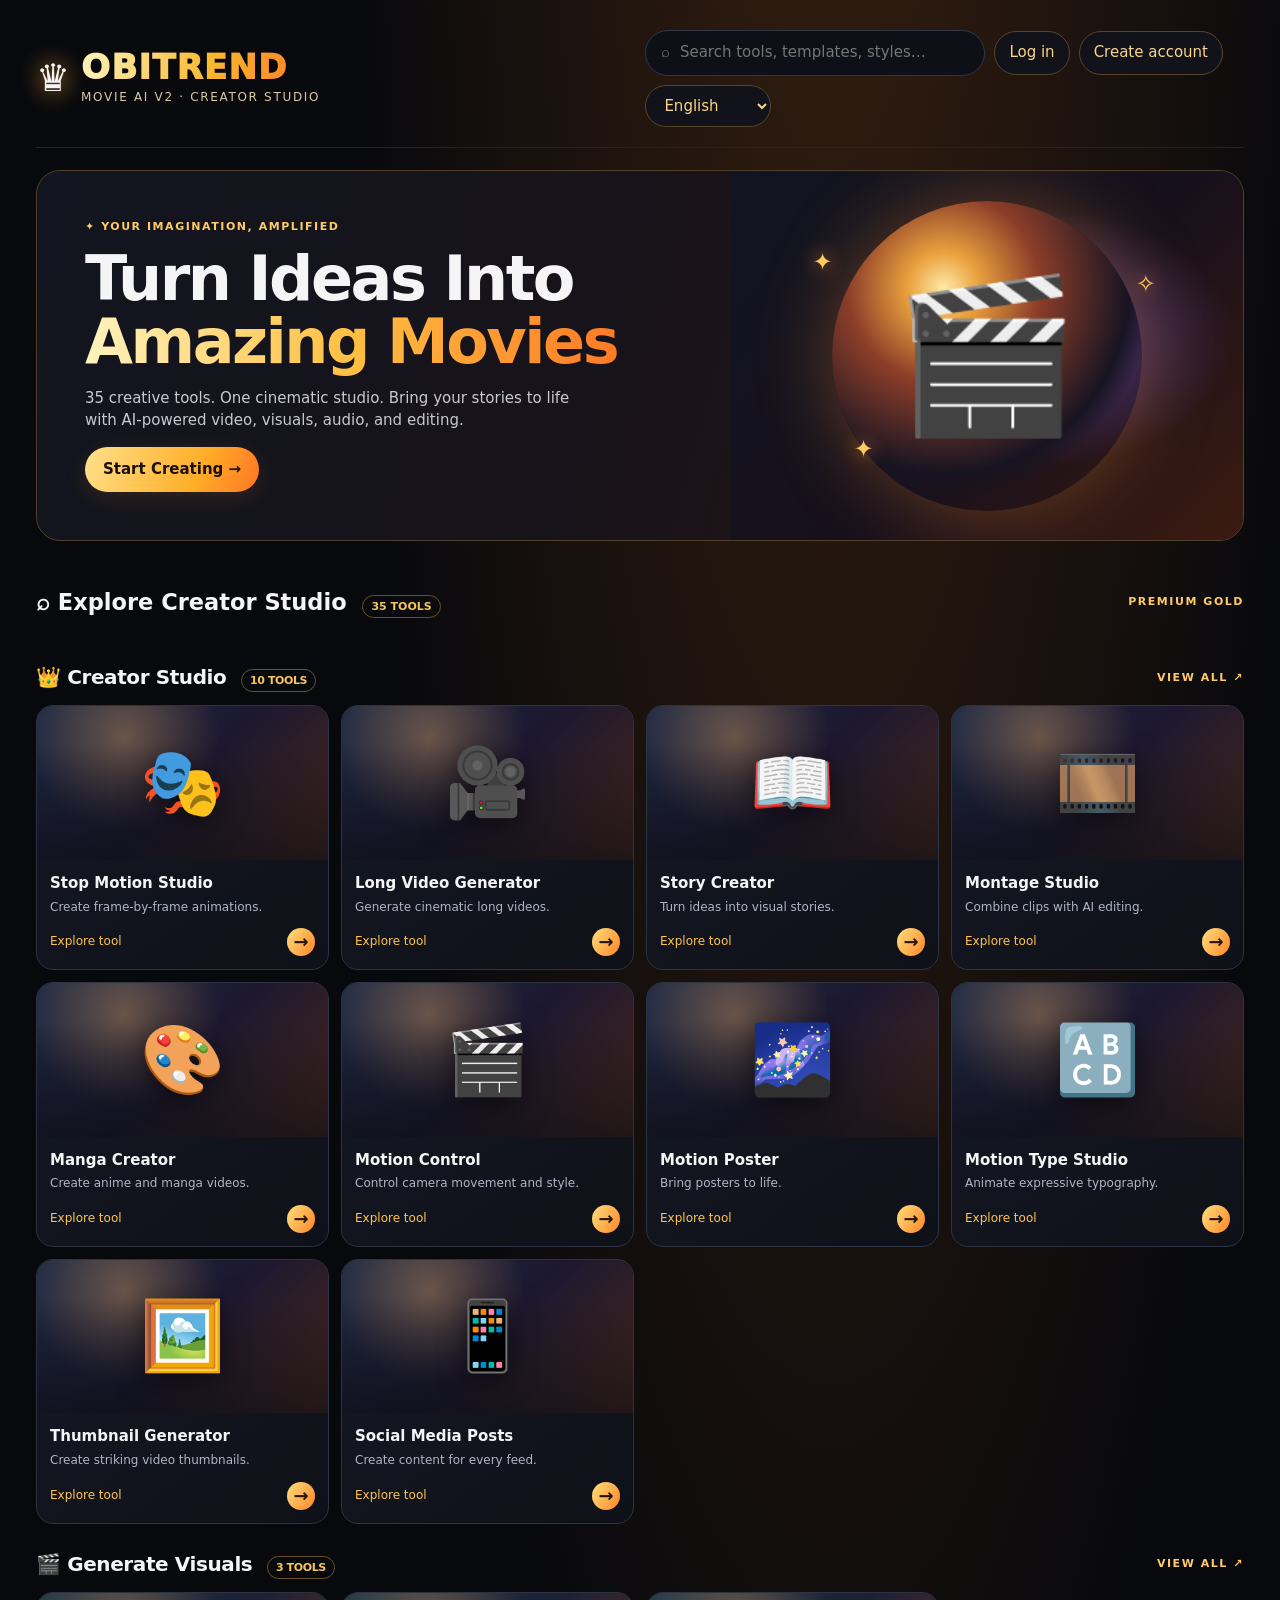
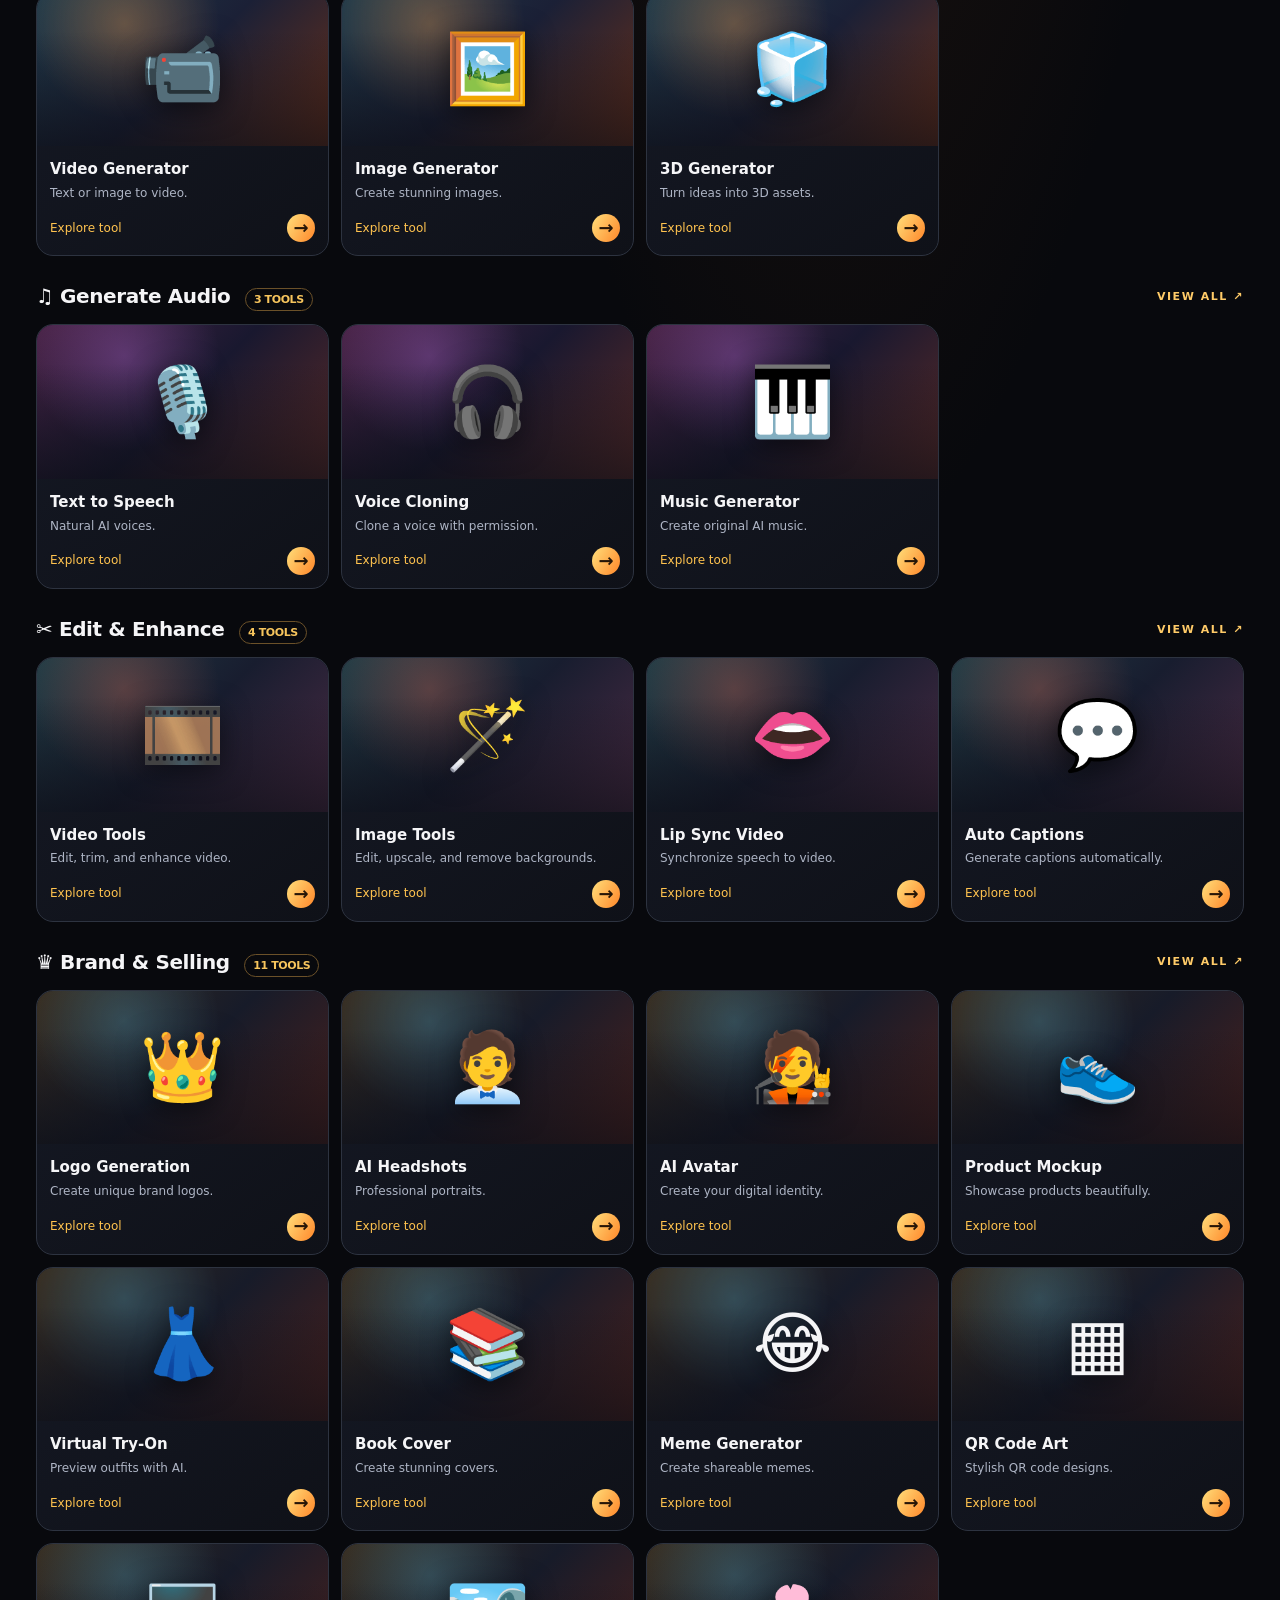
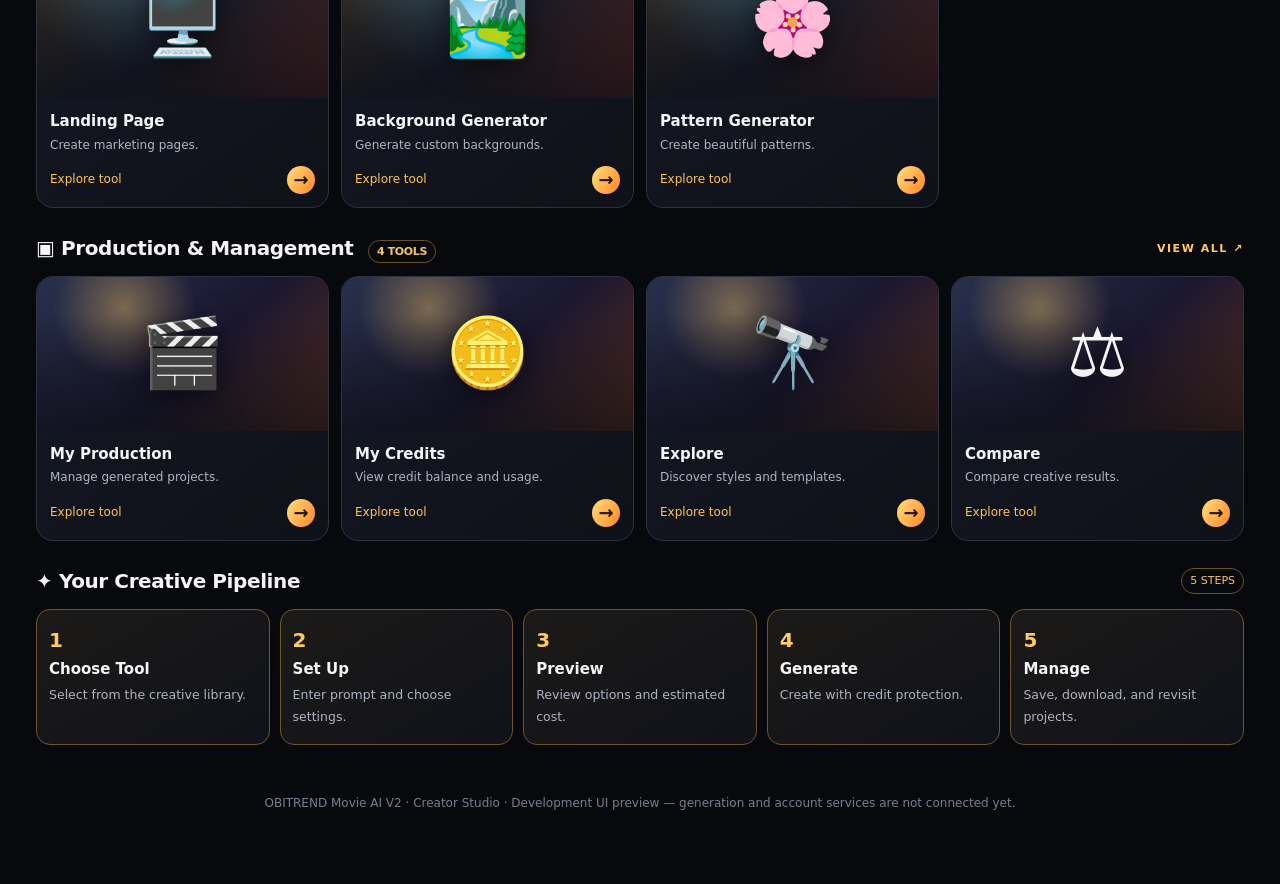
<file: studio-v2.html>
<!doctype html>
<html lang="en">
<head>
<meta charset="utf-8"><meta name="viewport" content="width=device-width,initial-scale=1,viewport-fit=cover">
<meta name="theme-color" content="#08090d"><title>OBITREND Movie AI V2 — Creator Studio</title>
<style>
:root{color-scheme:dark;--bg:#08090d;--panel:#10131b;--line:#282d39;--text:#f5f5f7;--muted:#a4abba;--gold:#f5bd48;--orange:#ff7a25}
*{box-sizing:border-box}body{margin:0;background:radial-gradient(ellipse at 65% -15%,#38200f 0,transparent 42%),var(--bg);color:var(--text);font:15px/1.45 Inter,ui-sans-serif,system-ui,sans-serif}button,input,select{font:inherit}button{cursor:pointer}a{color:inherit}.shell{max-width:1500px;margin:auto;padding:18px clamp(14px,3vw,36px) 48px}.top{display:flex;align-items:center;gap:16px;flex-wrap:wrap;padding:12px 0 20px;border-bottom:1px solid #29231d}.brand{display:flex;align-items:center;gap:11px;margin-right:auto}.crown{font-size:38px;filter:drop-shadow(0 0 12px #f7a52c)}.brand-name{font-weight:950;letter-spacing:.035em;font-size:clamp(22px,3vw,34px);line-height:1;background:linear-gradient(100deg,#fff4bd,#f8b72e 55%,#ff7629);color:transparent;background-clip:text}.sub{font-size:12px;color:#d9c8a4;letter-spacing:.14em;margin-top:5px}.topnav{display:flex;align-items:center;gap:9px;flex-wrap:wrap}.chip,.iconbtn{border:1px solid #56452a;border-radius:999px;background:#12131a;color:#f8d58a;padding:10px 14px}.primary{border:0;border-radius:999px;background:linear-gradient(110deg,#ffe18a,#ffad28 65%,#ff7625);color:#1a1005;font-weight:850;padding:12px 18px;box-shadow:0 6px 22px #ff8b2522}.hero{margin:22px 0 26px;display:grid;grid-template-columns:1.15fr .85fr;min-height:270px;border:1px solid #51402c;border-radius:24px;overflow:hidden;background:linear-gradient(105deg,#12151f 0%,#17131a 46%,#2a160f 100%);position:relative}.hero-copy{padding:clamp(22px,4vw,48px);align-self:center;position:relative;z-index:1}.eyebrow{color:#ffcb68;font-weight:800;letter-spacing:.14em;text-transform:uppercase;font-size:11px}.hero h1{font-size:clamp(32px,5vw,62px);line-height:1.02;letter-spacing:-.04em;margin:12px 0}.shine{background:linear-gradient(90deg,#fff3bd,#ffbf42,#ff7a25);background-clip:text;color:transparent}.hero p{max-width:510px;color:#c7c9d3}.hero-art{min-height:240px;display:grid;place-items:center;position:relative;overflow:hidden;background:radial-gradient(ellipse at 55% 48%,#e17b37aa,transparent 26%),radial-gradient(ellipse at 60% 45%,#563b86,transparent 45%),linear-gradient(135deg,#111521,#17101c 55%,#3c1b10)}.orb{width:min(52vw,310px);aspect-ratio:1;border-radius:50%;background:radial-gradient(circle at 36% 28%,#ffe9a8,#e9a03d 12%,#8c3e29 32%,#171422 62%,transparent 70%);box-shadow:0 0 80px #ff962e55;display:grid;place-items:center;font-size:clamp(80px,12vw,150px)}.spark{position:absolute;color:#ffca61;text-shadow:0 0 18px #ff8b25;font-size:24px}.section{margin:26px 0}.section-head{display:flex;align-items:center;justify-content:space-between;gap:12px;margin-bottom:13px}.section h2{font-size:20px;margin:0;letter-spacing:-.02em}.count{font-size:11px;border:1px solid #6b5129;border-radius:999px;padding:4px 8px;color:#f7c55d;margin-left:8px}.tools{display:grid;grid-template-columns:repeat(4,minmax(0,1fr));gap:12px}.tool{min-width:0;text-align:left;color:inherit;border:1px solid #2d3340;background:linear-gradient(145deg,#151925,#0f1118);border-radius:17px;overflow:hidden;padding:0;transition:transform .18s,border-color .18s}.tool:hover{transform:translateY(-3px);border-color:#b77b32}.art{height:clamp(100px,12vw,160px);display:grid;place-items:center;font-size:clamp(40px,6vw,68px);position:relative;overflow:hidden;background:radial-gradient(circle at 30% 20%,#ffcf6d66,transparent 30%),linear-gradient(135deg,#27304b,#1b1730 55%,#572c1b)}.art:after{content:"";position:absolute;inset:0;background:linear-gradient(0deg,#0c0e16aa,transparent 75%)}.art span{position:relative;z-index:1;filter:drop-shadow(0 6px 14px #0008)}.toolbody{padding:13px}.tooltitle{font-weight:850}.desc{font-size:12px;color:#aeb5c5;margin-top:4px}.toolfoot{display:flex;align-items:center;justify-content:space-between;margin-top:12px;color:#ffc34f;font-size:12px}.arrow{display:grid;place-items:center;width:28px;height:28px;border-radius:50%;background:linear-gradient(120deg,#ffdf7b,#ff8629);color:#251507;font-size:18px;font-weight:900}.workflow{display:grid;grid-template-columns:repeat(5,minmax(0,1fr));gap:10px}.step{position:relative;border:1px solid #74532b;background:linear-gradient(150deg,#1c1a17,#10121a);border-radius:14px;padding:16px 12px}.step b{display:block;color:#ffca60;font-size:20px}.step strong{display:block;margin:4px 0}.step small{color:#aeb4c2}.search{width:min(100%,340px);background:#0d1017;border:1px solid #303747;border-radius:999px;padding:11px 15px;color:#fff}.footer{color:#777f90;font-size:12px;text-align:center;padding:24px 0}.screen{position:fixed;inset:0;z-index:20;background:radial-gradient(ellipse at 50% 0,#40240e,#090a0f 60%);display:none;place-items:center;padding:20px;overflow:auto}.screen.active{display:grid}.auth{width:min(100%,460px);border:1px solid #5d482c;border-radius:24px;background:#11131a;padding:clamp(22px,5vw,38px);box-shadow:0 25px 100px #0009}.authbrand{text-align:center;margin-bottom:24px}.authbrand .crown{font-size:48px}.auth h2{text-align:center;margin:8px 0}.auth p{text-align:center;color:#aeb4c2;font-size:13px}.field{display:block;margin:14px 0}.field label{display:block;color:#d4d7df;font-size:12px;font-weight:750;margin-bottom:7px}.field input,.field select{width:100%;min-width:0;border:1px solid #343948;background:#090b11;border-radius:11px;padding:13px;color:white}.password{display:flex;gap:7px}.password input{flex:1}.ghost{background:#191b23;border:1px solid #383c48;color:#f0c16a;border-radius:10px;padding:0 12px}.full{width:100%}.linkbtn{background:none;border:0;color:#f5c25b;padding:10px 0}.authrow{display:flex;justify-content:space-between;align-items:center;gap:8px;flex-wrap:wrap}.notice{font-size:12px;color:#8f96a7;margin-top:15px;text-align:center}.intro{position:fixed;inset:0;z-index:30;display:grid;place-items:center;text-align:center;background:radial-gradient(circle at 50% 42%,#4d260c,#090a0e 52%);animation:fadeout .8s 2.8s forwards}.intro-inner{animation:rise 2.8s ease both}.intro .crown{font-size:76px;animation:glow 1.5s infinite alternate}.intro h1{font-size:clamp(34px,8vw,68px);margin:8px 0;background:linear-gradient(90deg,#fff2b3,#f9b52e,#ff7227);background-clip:text;color:transparent}.intro p{color:#c9b58f;letter-spacing:.2em;font-size:12px}.skip{position:absolute;right:20px;top:20px;border:1px solid #55432a;border-radius:99px;padding:9px 14px;color:#f4ce7c;background:#11131a}@keyframes rise{0%{opacity:0;transform:translateY(22px) scale(.94);filter:blur(8px)}45%{opacity:1;transform:none;filter:none}100%{opacity:1}}@keyframes glow{to{filter:drop-shadow(0 0 26px #ff9d2c);transform:scale(1.06)}}@keyframes fadeout{to{opacity:0;visibility:hidden;pointer-events:none}}@media(max-width:950px){.tools{grid-template-columns:repeat(3,minmax(0,1fr))}.hero{grid-template-columns:1fr .7fr}}@media(max-width:650px){.shell{padding:12px 12px 30px}.top{gap:10px}.topnav{width:100%;justify-content:space-between}.topnav .search{order:5;width:100%}.hero{grid-template-columns:1fr}.hero-copy{padding:25px 20px 18px}.hero-art{min-height:155px}.orb{width:140px}.tools{grid-template-columns:repeat(2,minmax(0,1fr));gap:9px}.art{height:110px}.toolbody{padding:10px}.tooltitle{font-size:13px}.desc{font-size:11px}.workflow{grid-template-columns:1fr}.step{display:grid;grid-template-columns:36px 1fr;column-gap:10px}.step b{grid-row:span 2}.step small{grid-column:2}.brand-name{font-size:23px}}@media(prefers-reduced-motion:reduce){*,*:before,*:after{animation-duration:.01ms!important;animation-iteration-count:1!important;transition-duration:.01ms!important}}
</style></head>
<body>
<div class="intro" id="intro"><button class="skip" onclick="skipIntro()">Skip intro ↗</button><div class="intro-inner"><div class="crown">♛</div><h1>OBITREND</h1><p>MOVIE AI V2 · CREATOR STUDIO</p><div style="color:#d5c29b;font-size:13px">Turn your imagination into cinema.</div></div></div>
<div class="shell">
<header class="top"><div class="brand"><div class="crown">♛</div><div><div class="brand-name">OBITREND</div><div class="sub">MOVIE AI V2 · CREATOR STUDIO</div></div></div><nav class="topnav"><input class="search" id="search" placeholder="⌕  Search tools, templates, styles…" aria-label="Search tools"><button class="chip" onclick="openAuth('login')">Log in</button><button class="chip" onclick="openAuth('signup')">Create account</button><select class="chip" id="language" aria-label="Language"><option>English</option><option>Français</option><option>Español</option><option>Português</option><option>العربية</option><option>हिन्दी</option><option>中文</option><option>日本語</option><option>한국어</option><option>Yorùbá</option><option>Igbo</option><option>Hausa</option></select></nav></header>
<section class="hero"><div class="hero-copy"><div class="eyebrow">✦ Your imagination, amplified</div><h1>Turn Ideas Into<br><span class="shine">Amazing Movies</span></h1><p>35 creative tools. One cinematic studio. Bring your stories to life with AI-powered video, visuals, audio, and editing.</p><button class="primary" onclick="openAuth('signup')">Start Creating　→</button></div><div class="hero-art" aria-label="Cinematic artwork"><span class="spark" style="left:16%;top:20%">✦</span><span class="spark" style="right:17%;top:26%">✧</span><span class="spark" style="left:24%;bottom:20%">✦</span><div class="orb">🎬</div></div></section>
<div class="section-head"><h2>⌕ Explore Creator Studio <span class="count">35 TOOLS</span></h2><span class="eyebrow">PREMIUM GOLD</span></div>
<div id="catalog"></div>
<section class="section"><div class="section-head"><h2>✦ Your Creative Pipeline</h2><span class="count">5 STEPS</span></div><div class="workflow"><div class="step"><b>1</b><strong>Choose Tool</strong><small>Select from the creative library.</small></div><div class="step"><b>2</b><strong>Set Up</strong><small>Enter prompt and choose settings.</small></div><div class="step"><b>3</b><strong>Preview</strong><small>Review options and estimated cost.</small></div><div class="step"><b>4</b><strong>Generate</strong><small>Create with credit protection.</small></div><div class="step"><b>5</b><strong>Manage</strong><small>Save, download, and revisit projects.</small></div></div></section>
<div class="footer">OBITREND Movie AI V2 · Creator Studio · Development UI preview — generation and account services are not connected yet.</div>
</div>

<div class="screen" id="toolScreen" role="dialog" aria-modal="true" aria-labelledby="toolTitle"><section class="auth" style="width:min(100%,760px)"><div class="authrow"><span class="eyebrow">CREATOR WORKSPACE</span><button class="ghost" onclick="closeTool()">Close ✕</button></div><h2 id="toolTitle">AI Tool</h2><p id="toolDescription">Configure your creative project.</p><div class="field"><label for="toolPrompt">Describe what you want to create</label><textarea id="toolPrompt" rows="4" style="width:100%;background:#090b11;border:1px solid #343948;border-radius:11px;padding:13px;color:white" placeholder="Describe your scene, style, mood, and details…"></textarea></div><div class="row"><label class="field" style="flex:1"><span style="display:block;font-size:12px;margin-bottom:7px">Aspect ratio</span><select id="toolRatio" style="width:100%"><option>16:9 Landscape</option><option>9:16 Portrait</option><option>1:1 Square</option><option>4:5 Social</option></select></label><label class="field" style="flex:1"><span style="display:block;font-size:12px;margin-bottom:7px">Quality</span><select id="toolQuality" style="width:100%"><option>Standard</option><option>High</option><option>Ultra</option></select></label></div><div class="field"><label for="toolDuration">Requested duration (video tools)</label><select id="toolDuration" style="width:100%"><option value="5">5 seconds</option><option value="10">10 seconds</option><option value="15">15 seconds</option><option value="30">30 seconds</option></select></div><div class="notice" style="text-align:left">Development workspace preview. Generation is disabled until the isolated backend and an AI provider are configured. No credits will be charged.</div><button class="primary full" disabled title="Connect development backend before enabling generation">✦ Generate (backend not connected)</button></section></div>
<div class="screen" id="authScreen" role="dialog" aria-modal="true" aria-labelledby="authTitle"><section class="auth"><div class="authbrand"><div class="crown">♛</div><div class="brand-name">OBITREND</div><div class="sub">MOVIE AI V2</div></div><h2 id="authTitle">Create your account</h2><p id="authSub">Join the next generation of movie creators.</p><form id="authForm"><div id="nameField" class="field"><label for="fullName">Full name</label><input id="fullName" autocomplete="name" placeholder="Your name"></div><div class="field"><label for="email">Email address</label><input id="email" type="email" autocomplete="email" required placeholder="you@example.com"></div><div id="passwordField" class="field"><label for="password">Password</label><div class="password"><input id="password" type="password" autocomplete="new-password" minlength="8" required placeholder="At least 8 characters"><button type="button" class="ghost" onclick="togglePassword('password',this)">Show</button></div></div><div id="confirmField" class="field"><label for="confirmPassword">Confirm password</label><div class="password"><input id="confirmPassword" type="password" autocomplete="new-password" placeholder="Re-enter password"><button type="button" class="ghost" onclick="togglePassword('confirmPassword',this)">Show</button></div></div><button class="primary full" id="submitAuth" type="submit">Create account</button></form><div class="authrow"><button class="linkbtn" id="switchAuth" onclick="openAuth('login')">Already registered? Log in</button><button class="linkbtn" id="forgot" onclick="openAuth('forgot')">Forgot password?</button></div><div class="notice" id="authNotice">This is a development UI. Account actions are not connected to an authentication service.</div><button class="linkbtn full" onclick="closeAuth()">← Back to studio</button></section></div>
<script>
const groups=[
{title:"Creator Studio",icon:"👑",tools:[["Stop Motion Studio","Create frame-by-frame animations.","🎭"],["Long Video Generator","Generate cinematic long videos.","🎥"],["Story Creator","Turn ideas into visual stories.","📖"],["Montage Studio","Combine clips with AI editing.","🎞️"],["Manga Creator","Create anime and manga videos.","🎨"],["Motion Control","Control camera movement and style.","🎬"],["Motion Poster","Bring posters to life.","🌌"],["Motion Type Studio","Animate expressive typography.","🔠"],["Thumbnail Generator","Create striking video thumbnails.","🖼️"],["Social Media Posts","Create content for every feed.","📱"]]},
{title:"Generate Visuals",icon:"🎬",tools:[["Video Generator","Text or image to video.","📹"],["Image Generator","Create stunning images.","🖼️"],["3D Generator","Turn ideas into 3D assets.","🧊"]]},
{title:"Generate Audio",icon:"♫",tools:[["Text to Speech","Natural AI voices.","🎙️"],["Voice Cloning","Clone a voice with permission.","🎧"],["Music Generator","Create original AI music.","🎹"]]},
{title:"Edit & Enhance",icon:"✂️",tools:[["Video Tools","Edit, trim, and enhance video.","🎞️"],["Image Tools","Edit, upscale, and remove backgrounds.","🪄"],["Lip Sync Video","Synchronize speech to video.","👄"],["Auto Captions","Generate captions automatically.","💬"]]},
{title:"Brand & Selling",icon:"♛",tools:[["Logo Generation","Create unique brand logos.","👑"],["AI Headshots","Professional portraits.","🧑‍💼"],["AI Avatar","Create your digital identity.","🧑‍🎤"],["Product Mockup","Showcase products beautifully.","👟"],["Virtual Try-On","Preview outfits with AI.","👗"],["Book Cover","Create stunning covers.","📚"],["Meme Generator","Create shareable memes.","😂"],["QR Code Art","Stylish QR code designs.","▦"],["Landing Page","Create marketing pages.","🖥️"],["Background Generator","Generate custom backgrounds.","🏞️"],["Pattern Generator","Create beautiful patterns.","🌸"]]},
{title:"Production & Management",icon:"▣",tools:[["My Production","Manage generated projects.","🎬"],["My Credits","View credit balance and usage.","🪙"],["Explore","Discover styles and templates.","🔭"],["Compare","Compare creative results.","⚖️"]]}];
const catalog=document.getElementById('catalog');
groups.forEach((g,gi)=>{const section=document.createElement('section');section.className='section';section.innerHTML='<div class="section-head"><h2>'+g.icon+' '+g.title+' <span class="count">'+g.tools.length+' TOOLS</span></h2><span class="eyebrow">VIEW ALL ↗</span></div><div class="tools"></div>';const grid=section.querySelector('.tools');g.tools.forEach(([name,desc,emoji],i)=>{const b=document.createElement('button');b.className='tool';b.dataset.search=(name+' '+desc+' '+g.title).toLowerCase();b.innerHTML='<div class="art" style="background:radial-gradient(circle at 30% 20%,'+(['#ffbb6655','#f4a05055','#d77cff44','#ff755944','#58b9dc44'][gi])+',transparent 40%),linear-gradient(135deg,'+(['#202b45,#1c1830,#4b271a','#213b4a,#1b2036,#6b3019','#492447,#19182f,#5c2b27','#223d46,#181d2f,#4c2b44','#382d20,#171b29,#4c211d'][gi])+')"><span>'+emoji+'</span></div><div class="toolbody"><div class="tooltitle">'+name+'</div><div class="desc">'+desc+'</div><div class="toolfoot"><span>Explore tool</span><span class="arrow">→</span></div></div>';b.addEventListener('click',()=>openTool(name,desc,emoji));grid.appendChild(b)});catalog.appendChild(section)});
document.getElementById('search').addEventListener('input',e=>{const q=e.target.value.trim().toLowerCase();document.querySelectorAll('.tool').forEach(t=>t.hidden=!t.dataset.search.includes(q));document.querySelectorAll('#catalog .section').forEach(s=>s.hidden=!Array.from(s.querySelectorAll('.tool')).some(t=>!t.hidden))});
function openTool(name,desc,emoji){document.getElementById('toolTitle').textContent=emoji+' '+name;document.getElementById('toolDescription').textContent=desc;document.getElementById('toolScreen').classList.add('active');document.getElementById('toolPrompt').focus()}function closeTool(){document.getElementById('toolScreen').classList.remove('active')}
function skipIntro(){document.getElementById('intro').style.display='none';try{sessionStorage.setItem('obitrendIntroSeen','1')}catch{}}
try{if(sessionStorage.getItem('obitrendIntroSeen'))skipIntro()}catch{}
function openAuth(mode){const screen=document.getElementById('authScreen');screen.classList.add('active');const signup=mode==='signup',forgot=mode==='forgot';document.getElementById('authTitle').textContent=signup?'Create your account':forgot?'Reset your password':'Welcome back';document.getElementById('authSub').textContent=signup?'Join the next generation of movie creators.':forgot?'We will guide you through secure password recovery.':'Sign in to continue to your Creator Studio.';document.getElementById('nameField').hidden=!signup;document.getElementById('passwordField').hidden=forgot;document.getElementById('confirmField').hidden=!signup;document.getElementById('password').required=!forgot;document.getElementById('confirmPassword').required=signup;document.getElementById('submitAuth').textContent=signup?'Create account':forgot?'Send recovery instructions':'Log in';document.getElementById('switchAuth').hidden=forgot;document.getElementById('switchAuth').textContent=signup?'Already registered? Log in':'New here? Create an account';document.getElementById('switchAuth').onclick=()=>openAuth(signup?'login':'signup');document.getElementById('forgot').hidden=signup||forgot;document.getElementById('authNotice').textContent='Development prototype only: authentication and recovery are not connected yet.';document.getElementById('email').focus()}
function closeAuth(){document.getElementById('authScreen').classList.remove('active')}
function togglePassword(id,button){const el=document.getElementById(id);el.type=el.type==='password'?'text':'password';button.textContent=el.type==='password'?'Show':'Hide'}
document.getElementById('authForm').addEventListener('submit',e=>{e.preventDefault();const mode=document.getElementById('authTitle').textContent;if(mode==='Create your account'&&document.getElementById('password').value!==document.getElementById('confirmPassword').value){document.getElementById('authNotice').textContent='Passwords do not match. Please check both fields.';return}document.getElementById('authNotice').textContent='UI preview only. No account, password, or recovery email has been submitted. Connect the development authentication service before enabling this action.'});

const localeMap={'English':'en','Français':'fr','Español':'es','Português':'pt','العربية':'ar','हिन्दी':'hi','中文':'zh','日本語':'ja','한국어':'ko','Yorùbá':'yo','Igbo':'ig','Hausa':'ha'};
const localeCopy={
en:{search:'Search tools, templates, styles…',login:'Log in',signup:'Create account',eyebrow:'✦ Your imagination, amplified',headline:'Turn Ideas Into',movies:'Amazing Movies',hero:'35 creative tools. One cinematic studio. Bring your stories to life with AI-powered video, visuals, audio, and editing.',start:'Start Creating →',explore:'⌕ Explore Creator Studio',pipeline:'✦ Your Creative Pipeline',choose:'Choose Tool',chooseDesc:'Select from the creative library.',setup:'Set Up',setupDesc:'Enter prompt and choose settings.',preview:'Preview',previewDesc:'Review options and estimated cost.',generate:'Generate',generateDesc:'Create with credit protection.',manage:'Manage',manageDesc:'Save, download, and revisit projects.',workspace:'CREATOR WORKSPACE',prompt:'Describe what you want to create',ratio:'Aspect ratio',quality:'Quality',duration:'Requested duration (video tools)',authNotice:'Development prototype only: authentication and recovery are not connected yet.'},
fr:{search:'Rechercher des outils, modèles, styles…',login:'Connexion',signup:'Créer un compte',eyebrow:'✦ Votre imagination amplifiée',headline:'Transformez vos idées en',movies:'films incroyables',hero:'35 outils créatifs. Un studio cinématographique. Donnez vie à vos histoires avec la vidéo, les visuels, l’audio et le montage IA.',start:'Commencer →',explore:'⌕ Explorer le studio créatif',pipeline:'✦ Votre processus créatif',choose:'Choisir un outil',chooseDesc:'Choisissez dans la bibliothèque créative.',setup:'Configurer',setupDesc:'Saisissez un prompt et choisissez les paramètres.',preview:'Aperçu',previewDesc:'Vérifiez les options et le coût estimé.',generate:'Générer',generateDesc:'Créez avec une protection des crédits.',manage:'Gérer',manageDesc:'Enregistrez, téléchargez et retrouvez vos projets.',workspace:'ESPACE DE CRÉATION',prompt:'Décrivez ce que vous souhaitez créer',ratio:'Format',quality:'Qualité',duration:'Durée demandée (vidéo)',authNotice:'Prototype de développement : connexion et récupération non connectées.'},
es:{search:'Buscar herramientas, plantillas y estilos…',login:'Iniciar sesión',signup:'Crear cuenta',eyebrow:'✦ Imaginación amplificada',headline:'Convierte ideas en',movies:'películas increíbles',hero:'35 herramientas creativas. Un estudio cinematográfico. Da vida a tus historias con vídeo, imágenes, audio y edición con IA.',start:'Empezar →',explore:'⌕ Explorar estudio creativo',pipeline:'✦ Tu flujo creativo',choose:'Elegir herramienta',chooseDesc:'Elige de la biblioteca creativa.',setup:'Configurar',setupDesc:'Escribe una indicación y elige ajustes.',preview:'Vista previa',previewDesc:'Revisa opciones y coste estimado.',generate:'Generar',generateDesc:'Crea con protección de créditos.',manage:'Gestionar',manageDesc:'Guarda, descarga y vuelve a tus proyectos.',workspace:'ESPACIO CREATIVO',prompt:'Describe lo que quieres crear',ratio:'Relación de aspecto',quality:'Calidad',duration:'Duración solicitada (vídeo)',authNotice:'Prototipo de desarrollo: autenticación y recuperación aún no conectadas.'},
pt:{search:'Pesquisar ferramentas, modelos e estilos…',login:'Entrar',signup:'Criar conta',eyebrow:'✦ Sua imaginação ampliada',headline:'Transforme ideias em',movies:'filmes incríveis',hero:'35 ferramentas criativas. Um estúdio cinematográfico. Dê vida às suas histórias com vídeo, imagens, áudio e edição por IA.',start:'Começar →',explore:'⌕ Explorar estúdio criativo',pipeline:'✦ Seu fluxo criativo',choose:'Escolher ferramenta',chooseDesc:'Escolha na biblioteca criativa.',setup:'Configurar',setupDesc:'Digite um prompt e escolha as opções.',preview:'Pré-visualizar',previewDesc:'Confira opções e custo estimado.',generate:'Gerar',generateDesc:'Crie com proteção de créditos.',manage:'Gerenciar',manageDesc:'Salve, baixe e revisite projetos.',workspace:'ESPAÇO DE CRIAÇÃO',prompt:'Descreva o que deseja criar',ratio:'Proporção',quality:'Qualidade',duration:'Duração solicitada (vídeo)',authNotice:'Protótipo de desenvolvimento: autenticação e recuperação ainda não conectadas.'},
ar:{search:'ابحث عن الأدوات والقوالب والأنماط…',login:'تسجيل الدخول',signup:'إنشاء حساب',eyebrow:'✦ خيالك بلا حدود',headline:'حوّل أفكارك إلى',movies:'أفلام مذهلة',hero:'٣٥ أداة إبداعية في استوديو سينمائي واحد. حوّل قصصك إلى فيديو وصور وصوت ومونتاج بالذكاء الاصطناعي.',start:'ابدأ الإبداع ←',explore:'⌕ استكشف الاستوديو الإبداعي',pipeline:'✦ مسار الإبداع',choose:'اختر أداة',chooseDesc:'اختر من المكتبة الإبداعية.',setup:'الإعداد',setupDesc:'أدخل الوصف واختر الإعدادات.',preview:'معاينة',previewDesc:'راجع الخيارات والتكلفة المقدرة.',generate:'إنشاء',generateDesc:'أنشئ مع حماية الرصيد.',manage:'إدارة',manageDesc:'احفظ المشاريع ونزّلها وعد إليها.',workspace:'مساحة الإبداع',prompt:'صف ما تريد إنشاءه',ratio:'نسبة العرض إلى الارتفاع',quality:'الجودة',duration:'المدة المطلوبة للفيديو',authNotice:'هذه نسخة تجريبية؛ تسجيل الدخول واستعادة الحساب غير متصلين.'},
hi:{search:'टूल, टेम्पलेट और शैली खोजें…',login:'लॉग इन',signup:'खाता बनाएँ',eyebrow:'✦ आपकी कल्पना, और भी शक्तिशाली',headline:'विचारों को बदलें',movies:'शानदार फिल्मों में',hero:'35 रचनात्मक टूल, एक सिनेमाई स्टूडियो। AI वीडियो, दृश्य, ऑडियो और संपादन से अपनी कहानियों को जीवंत करें।',start:'बनाना शुरू करें →',explore:'⌕ क्रिएटर स्टूडियो देखें',pipeline:'✦ आपका रचनात्मक कार्यप्रवाह',choose:'टूल चुनें',chooseDesc:'रचनात्मक लाइब्रेरी से चुनें।',setup:'सेटअप',setupDesc:'प्रॉम्प्ट लिखें और सेटिंग चुनें।',preview:'पूर्वावलोकन',previewDesc:'विकल्प और अनुमानित लागत देखें।',generate:'जनरेट करें',generateDesc:'क्रेडिट सुरक्षा के साथ बनाएँ।',manage:'प्रबंधित करें',manageDesc:'प्रोजेक्ट सहेजें और डाउनलोड करें।',workspace:'क्रिएटर कार्यक्षेत्र',prompt:'बताएँ कि आप क्या बनाना चाहते हैं',ratio:'आस्पेक्ट रेशियो',quality:'गुणवत्ता',duration:'वीडियो की अवधि',authNotice:'डेवलपमेंट प्रोटोटाइप: लॉगिन और रिकवरी अभी जुड़ी नहीं हैं.'},
zh:{search:'搜索工具、模板和风格…',login:'登录',signup:'创建账户',eyebrow:'✦ 放大你的想象力',headline:'把创意变成',movies:'精彩电影',hero:'35 款创作工具，一个电影级工作室。使用 AI 视频、视觉、音频和剪辑，让故事栩栩如生。',start:'开始创作 →',explore:'⌕ 探索创作工作室',pipeline:'✦ 创作流程',choose:'选择工具',chooseDesc:'从创作库中选择。',setup:'设置',setupDesc:'输入提示词并选择设置。',preview:'预览',previewDesc:'查看选项和预计费用。',generate:'生成',generateDesc:'生成时保护点数。',manage:'管理',manageDesc:'保存、下载并查看项目。',workspace:'创作工作区',prompt:'描述你想创作的内容',ratio:'宽高比',quality:'画质',duration:'视频时长',authNotice:'开发预览：账户和密码恢复功能尚未连接。'},
ja:{search:'ツール、テンプレート、スタイルを検索…',login:'ログイン',signup:'アカウント作成',eyebrow:'✦ 想像力を広げよう',headline:'アイデアを',movies:'素晴らしい映画へ',hero:'35のクリエイティブツールを備えた映画制作スタジオ。AI動画、画像、音声、編集で物語を形にします。',start:'制作を始める →',explore:'⌕ クリエイタースタジオ',pipeline:'✦ 制作ワークフロー',choose:'ツールを選択',chooseDesc:'ライブラリから選びます。',setup:'設定',setupDesc:'プロンプトと設定を入力します。',preview:'プレビュー',previewDesc:'設定と推定コストを確認します。',generate:'生成',generateDesc:'クレジットを保護して作成します。',manage:'管理',manageDesc:'プロジェクトを保存・ダウンロードします。',workspace:'クリエイターワークスペース',prompt:'作成したい内容を説明してください',ratio:'アスペクト比',quality:'品質',duration:'動画の長さ',authNotice:'開発用プレビュー：認証と復旧機能は未接続です。'},
ko:{search:'도구, 템플릿, 스타일 검색…',login:'로그인',signup:'계정 만들기',eyebrow:'✦ 상상력을 확장하세요',headline:'아이디어를',movies:'멋진 영화로',hero:'35개의 창작 도구를 갖춘 시네마틱 스튜디오. AI 영상, 이미지, 오디오 및 편집으로 이야기를 완성하세요.',start:'제작 시작 →',explore:'⌕ 크리에이터 스튜디오 탐색',pipeline:'✦ 창작 파이프라인',choose:'도구 선택',chooseDesc:'창작 라이브러리에서 선택하세요.',setup:'설정',setupDesc:'프롬프트와 설정을 입력하세요.',preview:'미리보기',previewDesc:'옵션과 예상 비용을 확인하세요.',generate:'생성',generateDesc:'크레딧을 보호하며 제작하세요.',manage:'관리',manageDesc:'프로젝트를 저장하고 다운로드하세요.',workspace:'크리에이터 작업 공간',prompt:'만들고 싶은 내용을 설명하세요',ratio:'화면 비율',quality:'품질',duration:'요청 영상 길이',authNotice:'개발 미리보기: 인증 및 복구 기능이 연결되지 않았습니다.'},
yo:{search:'Wa àwọn irinṣẹ́, àwòṣe àti ìrísí…',login:'Wọlé',signup:'Ṣẹ̀dá àkọọ́lẹ̀',eyebrow:'✦ Ìrònú rẹ pọ̀ sí i',headline:'Yí èrò padà sí',movies:'àwọn fíìmù tó yanilẹ́nu',hero:'Àwọn irinṣẹ́ ìṣẹ̀dá 35 nínú ilé iṣẹ́ fíìmù kan. Lo AI fún fídíò, àwòrán, ohùn àti àtúnṣe.',start:'Bẹ̀rẹ̀ ìṣẹ̀dá →',explore:'⌕ Ṣàwárí ilé iṣẹ́ ìṣẹ̀dá',pipeline:'✦ Ìlànà ìṣẹ̀dá rẹ',choose:'Yan irinṣẹ́',chooseDesc:'Yan láti inú àkójọpọ̀ ìṣẹ̀dá.',setup:'Ṣètò',setupDesc:'Tẹ àpèjúwe àti ètò rẹ sí.',preview:'Àkọ́kọ́ rí',previewDesc:'Ṣàyẹ̀wò àwọn àṣàyàn àti iye owó.',generate:'Ṣẹ̀dá',generateDesc:'Dáàbò bo kírédítì rẹ.',manage:'Ṣàkóso',manageDesc:'Fi iṣẹ́ pamọ́, gba a sílẹ̀, kí o sì padà sí i.',workspace:'Ààyè Ìṣẹ̀dá',prompt:'Ṣàpèjúwe ohun tí o fẹ́ ṣẹ̀dá',ratio:'Ìpín ìbú sí gíga',quality:'Dídára',duration:'Àkókò fídíò',authNotice:'Àpẹẹrẹ ìdàgbàsókè: ìforúkọsílẹ̀ kò tíì sopọ̀.'},
ig:{search:'Chọọ ngwaọrụ, ndebiri na ụdị…',login:'Banye',signup:'Mepụta akaụntụ',eyebrow:'✦ Mee ka echiche gị too',headline:'Gbanwee echiche ka ọ bụrụ',movies:'ihe nkiri mara mma',hero:'Ngwa okike 35 n’otu ụlọ ihe nkiri. Jiri AI mepụta vidiyo, onyonyo, ụda na ndezi.',start:'Malite imepụta →',explore:'⌕ Chọgharịa ụlọ ọrụ okike',pipeline:'✦ Usoro okike gị',choose:'Họrọ ngwa',chooseDesc:'Họrọ n’ọba ngwa okike.',setup:'Hazie',setupDesc:'Tinye nkọwa ma họrọ ntọala.',preview:'Lelee tupu',previewDesc:'Lelee nhọrọ na ụgwọ e mere atụmatụ.',generate:'Mepụta',generateDesc:'Chekwaa kredit gị mgbe ị na-emepụta.',manage:'Jikwaa',manageDesc:'Chekwaa, budata ma laghachi n’ọrụ gị.',workspace:'Ebe ọrụ okike',prompt:'Kọwaa ihe ịchọrọ imepụta',ratio:'Ogo onyonyo',quality:'Ogo',duration:'Ogologo vidiyo',authNotice:'Nlele mmepe: ejikọbeghị akaụntụ na iweghachi paswọọdụ.'},
ha:{search:'Nemo kayan aiki, samfura da salo…',login:'Shiga',signup:'Ƙirƙiri asusu',eyebrow:'✦ Ƙara ƙarfin tunaninka',headline:'Mayar da ra’ayoyi zuwa',movies:'fina-finai masu ban mamaki',hero:'Kayan ƙirƙira 35 a ɗakin fina-finai ɗaya. Yi amfani da AI don bidiyo, hotuna, sauti da gyarawa.',start:'Fara ƙirƙira →',explore:'⌕ Bincika ɗakin ƙirƙira',pipeline:'✦ Tsarin aikinka na ƙirƙira',choose:'Zaɓi kayan aiki',chooseDesc:'Zaɓa daga kundin ƙirƙira.',setup:'Saita',setupDesc:'Shigar da umarni kuma zaɓi saituna.',preview:'Duba samfoti',previewDesc:'Duba zaɓuɓɓuka da kuɗin da aka kiyasta.',generate:'Ƙirƙira',generateDesc:'Kare kuɗin amfani yayin ƙirƙira.',manage:'Sarrafa',manageDesc:'Ajiye, sauke, kuma koma ga ayyukanka.',workspace:'Wurin ƙirƙira',prompt:'Bayyana abin da kake son ƙirƙira',ratio:'Matsayin faɗi da tsawo',quality:'Inganci',duration:'Tsawon bidiyo',authNotice:'Samfurin gwaji: ba a haɗa shiga asusu ko dawo da kalmar sirri ba.'}
};
const originalToolTitles=Array.from(document.querySelectorAll('.tooltitle')).map(el=>el.textContent);
function applyLocale(locale){const d=localeCopy[locale]||localeCopy.en;document.documentElement.lang=localeMap[document.getElementById('language').value]||'en';document.documentElement.dir=locale==='ar'?'rtl':'ltr';const put=(selector,value)=>{const el=document.querySelector(selector);if(el&&value)el.textContent=value};document.getElementById('search').placeholder='⌕  '+d.search;const chips=document.querySelectorAll('.topnav .chip');if(chips[0])chips[0].textContent=d.login;if(chips[1])chips[1].textContent=d.signup;put('.hero .eyebrow',d.eyebrow);const heroTitle=document.querySelector('.hero h1');const movie=heroTitle&&heroTitle.querySelector('.shine');if(heroTitle&&movie){heroTitle.childNodes[0].textContent=d.headline+' ';movie.textContent=d.movies;}put('.hero p',d.hero);const start=document.querySelector('.hero .primary');if(start)start.textContent=d.start;const firstHead=document.querySelector('.shell > .section-head h2');if(firstHead)firstHead.childNodes[0].textContent=d.explore+' ';const pipe=document.querySelectorAll('.section h2')[0];if(pipe){}const sectionHeads=document.querySelectorAll('#catalog .section-head h2');sectionHeads.forEach((el,i)=>{const names=['Creator Studio','Generate Visuals','Generate Audio','Edit & Enhance','Brand & Selling','Production & Management'];const translated={fr:['Studio créatif','Générer des visuels','Générer de l’audio','Modifier et améliorer','Marque et vente','Production et gestion'],es:['Estudio creativo','Generar visuales','Generar audio','Editar y mejorar','Marca y ventas','Producción y gestión'],pt:['Estúdio criativo','Gerar visuais','Gerar áudio','Editar e melhorar','Marca e vendas','Produção e gestão'],ar:['استوديو الإبداع','إنشاء المرئيات','إنشاء الصوت','تحرير وتحسين','العلامة التجارية والبيع','الإنتاج والإدارة']}[locale];if(translated&&translated[i])el.childNodes[0].textContent=translated[i]+' ';});const steps=document.querySelectorAll('.workflow .step');const keys=['choose','setup','preview','generate','manage'];steps.forEach((s,i)=>{const strong=s.querySelector('strong'),small=s.querySelector('small');if(strong)strong.textContent=d[keys[i]];if(small)small.textContent=d[keys[i]+'Desc']});put('#toolScreen .eyebrow',d.workspace);put('label[for="toolPrompt"]',d.prompt);const labels=document.querySelectorAll('#toolScreen .field label span');if(labels[0])labels[0].textContent=d.ratio;if(labels[1])labels[1].textContent=d.quality;put('label[for="toolDuration"]',d.duration);put('#authNotice',d.authNotice);const gen=document.querySelector('#toolScreen .primary');if(gen&&gen.disabled)gen.textContent='✦ '+d.generate+' (backend not connected)';}
document.getElementById('language').addEventListener('change',e=>{const locale=localeMap[e.target.value]?'': '';const key=Object.keys(localeMap).find(k=>k===e.target.value);applyLocale(key&&localeCopy[localeMap[key]]?localeMap[key]:'en');});
applyLocale('en');


/* Accessible modal behavior for the development prototype. */
let lastFocusedElement=null;
const authOpenOriginal=openAuth;
openAuth=function(mode){lastFocusedElement=document.activeElement;authOpenOriginal(mode);document.getElementById('authScreen').setAttribute('aria-label',mode==='signup'?'Create account':mode==='forgot'?'Reset password':'Log in');};
const toolOpenOriginal=openTool;
openTool=function(name,desc,emoji){lastFocusedElement=document.activeElement;toolOpenOriginal(name,desc,emoji);document.getElementById('toolScreen').querySelector('.ghost').focus();};
function closeTopLayer(){const tool=document.getElementById('toolScreen'),auth=document.getElementById('authScreen'),intro=document.getElementById('intro');if(tool.classList.contains('active')){closeTool();if(lastFocusedElement&&lastFocusedElement.focus)lastFocusedElement.focus();return}if(auth.classList.contains('active')){closeAuth();if(lastFocusedElement&&lastFocusedElement.focus)lastFocusedElement.focus();return}if(intro.style.display!=='none'){skipIntro();}}
document.addEventListener('keydown',e=>{if(e.key==='Escape'){closeTopLayer();return}if(e.key!=='Tab')return;const active=document.querySelector('.screen.active');if(!active)return;const focusable=Array.from(active.querySelectorAll('button:not([disabled]),input:not([disabled]),select:not([disabled]),textarea:not([disabled]),[href],[tabindex]:not([tabindex="-1"])')).filter(el=>!el.hidden&&el.offsetParent!==null);if(!focusable.length)return;const first=focusable[0],last=focusable[focusable.length-1];if(e.shiftKey&&document.activeElement===first){e.preventDefault();last.focus()}else if(!e.shiftKey&&document.activeElement===last){e.preventDefault();first.focus()}});
['toolScreen','authScreen'].forEach(id=>{const layer=document.getElementById(id);layer.addEventListener('click',e=>{if(e.target===layer){if(id==='toolScreen')closeTool();else closeAuth();if(lastFocusedElement&&lastFocusedElement.focus)lastFocusedElement.focus();}})});
</script></body></html>
</file>
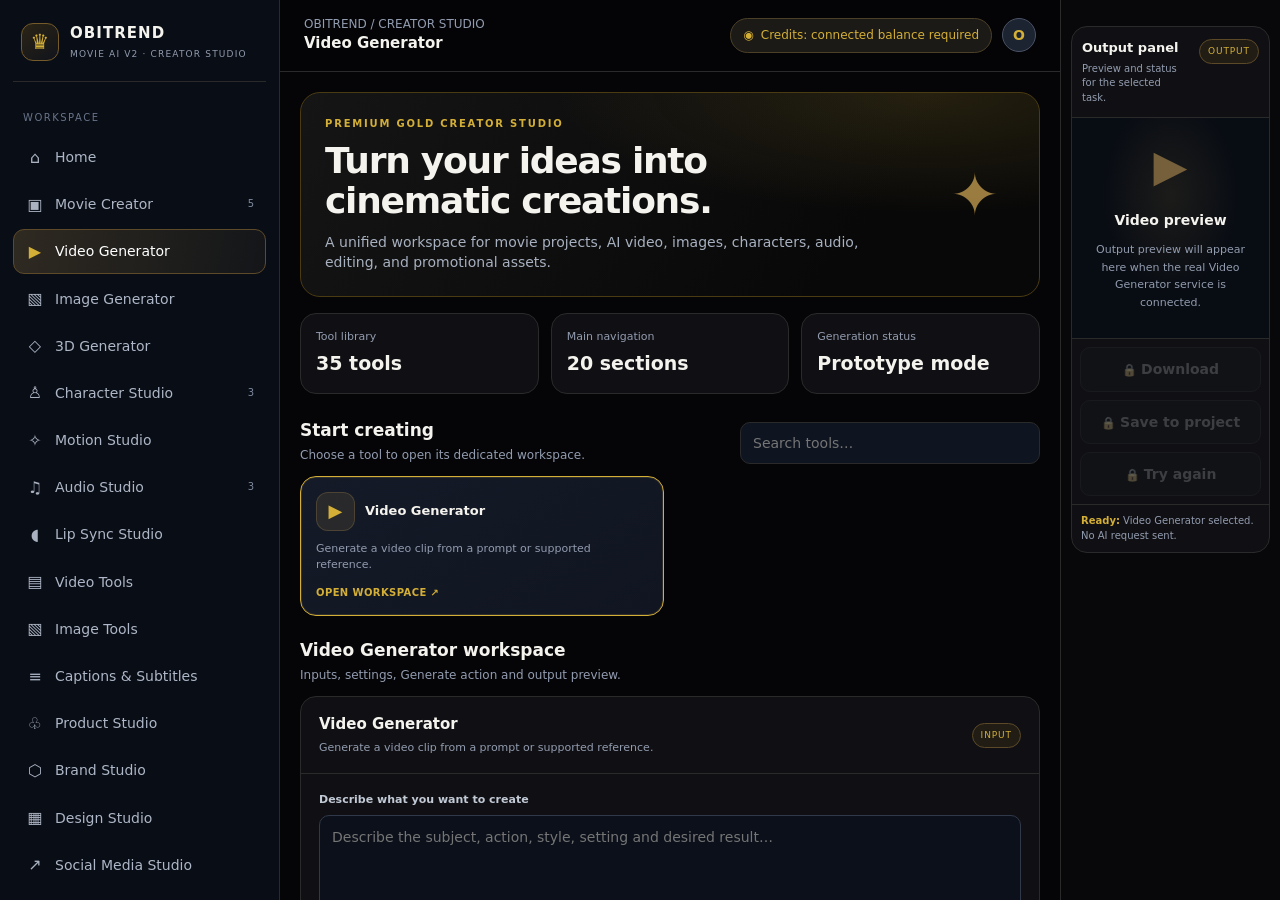
<file: prototypes/obitrend-v2-structural-prototype.html>
<!doctype html>
<html lang="en">
<head>
<meta charset="utf-8"><meta name="viewport" content="width=device-width,initial-scale=1,viewport-fit=cover">
<meta name="theme-color" content="#0b0f1a"><title>OBITREND Movie AI V2 — Structural Prototype</title>
<style>
:root{color-scheme:dark;--bg:#0b0f1a;--panel:#111622;--panel2:#151c29;--line:#252e3e;--text:#f5f3ee;--muted:#929caf;--gold:#e6b95e;--gold2:#c9a86a;--green:#71d5a0;--danger:#f29c8d}
*{box-sizing:border-box}html,body{margin:0;min-height:100%;background:var(--bg);color:var(--text);font:14px/1.45 Inter,ui-sans-serif,system-ui,-apple-system,Segoe UI,sans-serif}button,input,textarea,select{font:inherit}button{cursor:pointer}button:focus-visible,input:focus-visible,textarea:focus-visible,select:focus-visible{outline:2px solid var(--gold);outline-offset:2px}.app{min-height:100vh;display:grid;grid-template-columns:264px minmax(0,1fr)}.sidebar{position:sticky;top:0;height:100vh;overflow:auto;border-right:1px solid var(--line);background:#090d15;padding:18px 13px 22px}.brand{display:flex;align-items:center;gap:11px;padding:5px 8px 20px;border-bottom:1px solid var(--line);margin-bottom:15px}.crown{display:grid;place-items:center;width:38px;height:38px;border:1px solid #755b29;border-radius:12px;background:linear-gradient(145deg,#2b2416,#11141c);color:var(--gold);font-size:21px}.brand strong{display:block;letter-spacing:.07em;font-size:15px}.brand small{display:block;color:var(--muted);font-size:9px;letter-spacing:.13em;margin-top:3px}.navlabel{font-size:10px;letter-spacing:.15em;color:#687489;padding:14px 10px 7px;text-transform:uppercase}.nav{display:flex;align-items:center;gap:10px;width:100%;border:1px solid transparent;background:transparent;color:#aeb7c7;border-radius:11px;padding:10px 11px;text-align:left;margin:2px 0}.nav .ico{width:20px;text-align:center;color:#aab2c2;font-size:16px}.nav.active{background:linear-gradient(100deg,rgba(230,185,94,.17),rgba(230,185,94,.05));border-color:#5e4a29;color:#fff}.nav.active .ico{color:var(--gold)}.nav small{margin-left:auto;color:#7f8a9f;font-size:10px}.sidefoot{margin-top:20px;border:1px solid var(--line);border-radius:13px;padding:13px;background:linear-gradient(140deg,rgba(230,185,94,.08),transparent)}.sidefoot strong{font-size:12px}.sidefoot p{font-size:11px;color:var(--muted);margin:5px 0 0}.main{min-width:0}.topbar{height:72px;display:flex;align-items:center;justify-content:space-between;gap:14px;padding:0 24px;border-bottom:1px solid var(--line);background:rgba(11,15,26,.92);position:sticky;top:0;z-index:5;backdrop-filter:blur(12px)}.top-left{display:flex;align-items:center;gap:12px;min-width:0}.mobilemenu{display:none}.crumb{font-size:12px;color:var(--muted)}.pageTitle{font-size:15px;font-weight:750;white-space:nowrap;overflow:hidden;text-overflow:ellipsis}.topright{display:flex;align-items:center;gap:10px}.credit{display:flex;align-items:center;gap:7px;border:1px solid #4c4028;background:#1c1a16;color:var(--gold);border-radius:999px;padding:8px 12px;font-size:12px}.avatar{width:34px;height:34px;border-radius:50%;display:grid;place-items:center;border:1px solid #4a5364;background:#1c2432;color:var(--gold);font-weight:800}.content{padding:24px;max-width:1600px;margin:0 auto}.hero{border:1px solid #3d3424;border-radius:20px;padding:24px;background:radial-gradient(ellipse at 85% 0%,rgba(230,185,94,.15),transparent 42%),linear-gradient(125deg,#151a25,#0e121b 75%);display:flex;align-items:center;justify-content:space-between;gap:20px}.eyebrow{color:var(--gold);font-size:10px;letter-spacing:.18em;text-transform:uppercase;font-weight:800}.hero h1{font-size:clamp(23px,3vw,36px);line-height:1.13;margin:9px 0 10px;letter-spacing:-.035em}.hero p{color:#a8b1c0;max-width:620px;margin:0}.hero-mark{font-size:58px;color:rgba(230,185,94,.65);padding:0 16px}.stats{display:grid;grid-template-columns:repeat(3,minmax(0,1fr));gap:12px;margin:16px 0 24px}.stat{border:1px solid var(--line);border-radius:14px;padding:15px;background:var(--panel)}.stat small{display:block;color:var(--muted);font-size:11px}.stat strong{display:block;margin-top:5px;font-size:19px}.sectionhead{display:flex;align-items:flex-end;justify-content:space-between;gap:12px;margin:22px 0 12px}.sectionhead h2{font-size:17px;margin:0}.sectionhead p{margin:4px 0 0;color:var(--muted);font-size:12px}.search{width:min(300px,100%);background:#0e1420;border:1px solid var(--line);border-radius:10px;color:#fff;padding:10px 12px}.tools{display:grid;grid-template-columns:repeat(3,minmax(0,1fr));gap:12px}.toolcard{border:1px solid var(--line);border-radius:15px;background:linear-gradient(150deg,#141a27,#101521);padding:15px;text-align:left;color:var(--text);min-width:0;transition:border-color .15s,transform .15s}.toolcard:hover{border-color:#8b6d35;transform:translateY(-1px)}.toolcard.selected{border-color:var(--gold);box-shadow:inset 0 0 0 1px rgba(230,185,94,.15)}.tooltop{display:flex;align-items:center;gap:10px}.toolicon{width:39px;height:39px;border-radius:12px;display:grid;place-items:center;background:rgba(230,185,94,.1);border:1px solid rgba(230,185,94,.18);font-size:18px;color:var(--gold);flex-shrink:0}.toolcard strong{font-size:13px}.toolcard p{font-size:11px;line-height:1.5;color:var(--muted);margin:10px 0 0}.toolcard .openlabel{display:block;color:var(--gold);font-size:10px;font-weight:800;margin-top:12px;letter-spacing:.04em}.workspace{display:grid;grid-template-columns:minmax(0,1.05fr) minmax(300px,.95fr);gap:14px;align-items:start}.panel{border:1px solid var(--line);border-radius:17px;background:var(--panel);overflow:hidden;min-width:0}.panelhead{padding:17px 18px;border-bottom:1px solid var(--line);display:flex;align-items:center;justify-content:space-between;gap:12px}.panelhead h2{margin:0;font-size:15px}.panelhead p{margin:4px 0 0;color:var(--muted);font-size:11px}.pill{border:1px solid #5b4928;background:#211d15;color:var(--gold);padding:5px 8px;border-radius:99px;font-size:9px;letter-spacing:.1em;text-transform:uppercase}.panelbody{padding:18px}.field{display:flex;flex-direction:column;gap:7px;margin-bottom:14px}.field label{font-size:11px;font-weight:750;color:#c2cad6}.field textarea,.field input,.field select{width:100%;border:1px solid #30394a;border-radius:10px;background:#0b101a;color:#fff;padding:11px 12px;min-width:0}.field textarea{min-height:112px;resize:vertical}.field select{appearance:auto}.two{display:grid;grid-template-columns:1fr 1fr;gap:12px}.hint{color:var(--muted);font-size:10px}.actions{display:flex;gap:9px;flex-wrap:wrap;margin-top:4px}.primary,.secondary{border-radius:10px;padding:11px 14px;font-weight:800;border:1px solid transparent}.primary{background:linear-gradient(135deg,#f0ca75,#c79a43);color:#17120a}.secondary{background:#171e2b;color:#d6dce6;border-color:#30394a}
button:disabled,.outputactions button:disabled{opacity:.38!important;filter:grayscale(.65);cursor:not-allowed!important;box-shadow:none!important;border-color:#252b36!important;color:#818997!important;background:#111620!important;pointer-events:none}button:disabled::before{content:'🔒 ';font-size:.85em}.notice{display:none;margin-top:13px;padding:11px 12px;border:1px solid #69502a;background:rgba(230,185,94,.07);border-radius:10px;color:#e8d4a5;font-size:11px}.notice.show{display:block}.preview{min-height:260px;background:radial-gradient(ellipse at 50% 35%,rgba(230,185,94,.09),transparent 50%),#080c13;display:flex;flex-direction:column;align-items:center;justify-content:center;padding:24px;text-align:center}.preview .previewicon{font-size:44px;color:#75603b;margin-bottom:12px}.preview strong{font-size:14px}.preview p{max-width:330px;color:var(--muted);font-size:11px;line-height:1.6}.preview img,.preview video,.preview audio{max-width:100%;border-radius:10px}.preview img,.preview video{max-height:360px}.outputactions{display:flex;gap:8px;flex-wrap:wrap;padding:12px;border-top:1px solid var(--line)}.outputactions button{flex:1}.statusline{padding:11px 15px;border-top:1px solid var(--line);color:var(--muted);font-size:10px}.statusline strong{color:var(--gold)}.empty{padding:28px 14px;text-align:center;color:var(--muted)}.empty strong{display:block;color:#e4e7ed;font-size:13px;margin-bottom:6px}.footnote{margin-top:22px;color:#778195;font-size:10px;line-height:1.6}.mobileoverlay{display:none}
@media(max-width:1100px){.app{grid-template-columns:230px minmax(0,1fr)}.tools{grid-template-columns:repeat(2,minmax(0,1fr))}.workspace{grid-template-columns:1fr}.content{padding:18px}.preview{min-height:220px}}
@media(max-width:760px){.app{display:block}.sidebar{position:fixed;z-index:20;left:0;top:0;bottom:0;width:min(300px,86vw);height:100dvh;transform:translateX(-105%);transition:transform .2s ease;box-shadow:18px 0 50px #0008}.sidebar.open{transform:translateX(0)}.mobileoverlay.show{display:block;position:fixed;inset:0;background:#0009;z-index:19}.mobilemenu{display:inline-grid;place-items:center;width:38px;height:38px;border:1px solid var(--line);background:var(--panel);color:white;border-radius:10px}.topbar{height:62px;padding:0 13px}.content{padding:13px}.hero{padding:18px}.hero-mark{display:none}.stats{gap:8px}.stat{padding:11px}.stat strong{font-size:16px}.tools{grid-template-columns:repeat(2,minmax(0,1fr));gap:9px}.toolcard{padding:12px}.toolicon{width:33px;height:33px}.toolcard strong{font-size:12px}.sectionhead{align-items:stretch;flex-direction:column}.search{width:100%}.topright .credit{padding:7px 9px}.two{grid-template-columns:1fr}.workspace{grid-template-columns:1fr}.panelbody{padding:14px}}
@media(max-width:390px){.tools{grid-template-columns:1fr}.hero h1{font-size:24px}.credit span{display:none}.stats{grid-template-columns:1fr 1fr}.stats .stat:last-child{display:none}}

/* Master-plan layout replacement: three-column desktop, safe mobile stacking */
:root{--bg:#050508;--panel:#101014;--panel2:#17171b;--line:#2a2a2a;--gold:#D4AF37;--gold2:#8B6914}
.app{min-height:100vh;grid-template-columns:280px minmax(0,1fr) 220px;align-items:start;background:#050508}
.sidebar{height:100vh;position:sticky;top:0;overflow-y:auto;border-right:1px solid #2a2a2a}
.main{height:100vh;min-height:0;overflow-y:auto;overscroll-behavior:contain}
.content{max-width:none;padding:20px;}
.hero{border-color:#4b3b12;background:radial-gradient(ellipse at 85% 0%,rgba(212,175,55,.14),transparent 42%),linear-gradient(125deg,#151515,#080808 75%)}
.tools{grid-template-columns:repeat(2,minmax(0,1fr))}
.workspace{display:block}
.input-panel{margin-bottom:18px}
.output-rail{position:sticky;top:0;height:100vh;min-width:0;overflow-y:auto;padding:14px 10px 18px;border-left:1px solid #2a2a2a;background:#08080a}
.output-rail .panel{position:sticky;top:12px}
.output-rail .panelhead{padding:12px 10px;align-items:flex-start}
.output-rail .panelhead h2{font-size:13px}
.output-rail .panelhead p{font-size:10px}
.output-rail .preview{min-height:220px;padding:14px;overflow-wrap:anywhere}
.output-rail .outputactions{display:grid;grid-template-columns:1fr;padding:8px}
.output-rail .statusline{overflow-wrap:anywhere;padding:9px;font-size:10px}
.topbar{background:rgba(5,5,8,.96)}
.toolcard,.stat,.panel{border-radius:16px}
@media(max-width:1100px){.app{grid-template-columns:250px minmax(0,1fr)}.output-rail{grid-column:2;position:relative;height:auto;min-height:0;border-left:0;border-top:1px solid #2a2a2a;padding:14px}.output-rail .panel{position:relative;top:auto}.output-rail .outputactions{grid-template-columns:repeat(3,minmax(0,1fr))}.main{height:auto;min-height:100vh;overflow:visible}}
@media(max-width:760px){.app{display:block}.sidebar{position:fixed}.main{height:auto;min-height:100vh;overflow:visible}.content{padding:13px}.output-rail{position:relative;height:auto;min-height:0;padding:12px;border-left:0;border-top:1px solid #2a2a2a}.output-rail .panel{position:relative;top:auto}.output-rail .preview{min-height:180px}.output-rail .outputactions{grid-template-columns:1fr}.tools{grid-template-columns:repeat(2,minmax(0,1fr))}}
@media(max-width:390px){.tools{grid-template-columns:1fr}}
</style>
</head>
<body>
<div class="mobileoverlay" id="overlay"></div>
<div class="app">
<aside class="sidebar" id="sidebar">
  <div class="brand"><div class="crown">♛</div><div><strong>OBITREND</strong><small>MOVIE AI V2 · CREATOR STUDIO</small></div></div>
  <div class="navlabel">Workspace</div><nav id="nav"></nav>
  <div class="sidefoot"><strong>Structural preview</strong><p>Navigation and panel interactions are active. AI generation and account services are not connected in this prototype.</p></div>
</aside>
<main class="main">
<header class="topbar"><div class="top-left"><button class="mobilemenu" id="menu" aria-label="Open navigation" aria-expanded="false" aria-controls="sidebar">☰</button><div><div class="crumb">OBITREND / CREATOR STUDIO</div><div class="pageTitle" id="pageTitle">Home</div></div></div><div class="topright"><div class="credit">◉ <span>Credits: connected balance required</span></div><div class="avatar">O</div></div></header>
<div class="content">
<section class="hero"><div><div class="eyebrow">Premium Gold Creator Studio</div><h1>Turn your ideas into<br>cinematic creations.</h1><p>A unified workspace for movie projects, AI video, images, characters, audio, editing, and promotional assets.</p></div><div class="hero-mark">✦</div></section>
<section class="stats"><div class="stat"><small>Tool library</small><strong>35 tools</strong></div><div class="stat"><small>Main navigation</small><strong>20 sections</strong></div><div class="stat"><small>Generation status</small><strong>Prototype mode</strong></div></section>
<div class="sectionhead"><div><h2 id="sectionTitle">Start creating</h2><p id="sectionDesc">Choose a tool to open its dedicated workspace.</p></div><input class="search" id="search" type="search" placeholder="Search tools…" aria-label="Search tools"></div>
<div class="tools" id="tools"></div>
<div class="sectionhead"><div><h2 id="workspaceTitle">Tool workspace</h2><p>Inputs, settings, Generate action and output preview.</p></div></div>
<div class="workspace">
<section class="panel input-panel"><div class="panelhead"><div><h2 id="formTitle">Choose a tool</h2><p id="formDesc">Select a tool above to see its input fields.</p></div><span class="pill">Input</span></div><div class="panelbody" id="formBody"><div class="empty"><strong>No tool selected</strong>Choose a tool card to configure the workspace.</div></div></section>
</div>
<div class="footnote">STRUCTURAL PROTOTYPE ONLY · No real generation, upload, account, credit deduction, payment, storage, or download service is connected. Do not enter secrets or sensitive data.</div>
</div>
</main>
<aside class="output-rail" aria-label="Output panel">
<section class="panel"><div class="panelhead"><div><h2>Output panel</h2><p>Preview and status for the selected task.</p></div><span class="pill">Output</span></div><div class="preview" id="preview"><div class="previewicon">▣</div><strong>Your result will appear here</strong><p>Select a tool to see its output type. This structural prototype does not call AI services or consume credits.</p></div><div class="outputactions"><button class="secondary" id="download" disabled>Download</button><button class="secondary" id="save" disabled>Save to project</button><button class="secondary" id="retry" disabled>Try again</button></div><div class="statusline" id="status"><strong>Ready:</strong> no generation request has been sent.</div></section>
</aside>
</div>
<script>
const navItems=[
["Home","Dashboard, shortcuts and recent activity","⌂"],["Movie Creator","Story, scenes and movie assembly","▣"],["Video Generator","Generate individual video clips","▶"],["Image Generator","Create still images and references","▧"],["3D Generator","Create 3D assets","◇"],["Character Studio","Characters, avatars and headshots","♙"],["Motion Studio","Motion control and animation","✧"],["Audio Studio","Speech, voice and music","♫"],["Lip Sync Studio","Synchronize speech and video","◖"],["Video Tools","Edit and enhance videos","▤"],["Image Tools","Edit and enhance images","▧"],["Captions & Subtitles","Transcription and captions","≡"],["Product Studio","Product mockups and try-on","♧"],["Brand Studio","Logos and publishing artwork","⬡"],["Design Studio","Backgrounds, patterns and design","▦"],["Social Media Studio","Thumbnails and social posts","↗"],["My Projects","Organize movie projects","▱"],["My Creations & History","Find saved output and jobs","◷"],["AI Models & Credits","Models and credit information","◉"],["Settings & Support","Account, preferences and help","⚙"]
];
const tools=[
{id:"video",name:"Video Generator",nav:2,icon:"▶",desc:"Generate a video clip from a prompt or supported reference.",type:"video",input:"prompt",output:"Video preview",fields:["model","duration","ratio"]},
{id:"image",name:"Image Generator",nav:3,icon:"▧",desc:"Create an image from a text prompt or reference.",type:"image",input:"prompt",output:"Image preview",fields:["model","ratio","quality"]},
{id:"3d",name:"3D Generator",nav:4,icon:"◇",desc:"Prepare a three-dimensional asset generation request.",type:"3d",input:"prompt",output:"3D asset viewer",fields:["model","quality"]},
{id:"tts",name:"Text to Speech",nav:7,icon:"♫",desc:"Convert a script into spoken audio.",type:"audio",input:"text",output:"Audio player",fields:["voice","language"]},
{id:"voice",name:"Voice Cloning",nav:7,icon:"◖",desc:"Prepare an authorized voice-reference workflow.",type:"audio",input:"text",output:"Voice preview",fields:["voice","language"]},
{id:"music",name:"Music Generator",nav:7,icon:"♫",desc:"Create a soundtrack concept from a description.",type:"audio",input:"prompt",output:"Audio player",fields:["genre","duration"]},
{id:"stopmotion",name:"Stop Motion Studio",nav:6,icon:"▤",desc:"Arrange still frames into stop-motion.",type:"video",input:"prompt",output:"Video preview",fields:["duration","ratio"]},
{id:"longvideo",name:"Long Video Generator",nav:1,icon:"▣",desc:"Plan and assemble a longer multi-shot video.",type:"video",input:"prompt",output:"Long video preview",fields:["model","duration","ratio"]},
{id:"story",name:"Story Creator",nav:1,icon:"✎",desc:"Develop a story premise and scene outline.",type:"text",input:"prompt",output:"Story and scene outline",fields:["genre","duration"]},
{id:"montage",name:"Montage Studio",nav:1,icon:"▥",desc:"Arrange media, titles and audio into a montage.",type:"video",input:"prompt",output:"Timeline / video preview",fields:["ratio","duration"]},
{id:"manga",name:"Manga Creator",nav:14,icon:"▤",desc:"Plan illustrated comic or manga panels.",type:"image",input:"prompt",output:"Panel preview",fields:["style","ratio"]},
{id:"motion",name:"Motion Control",nav:6,icon:"✧",desc:"Prepare motion-reference transfer.",type:"video",input:"prompt",output:"Motion video preview",fields:["model","duration","ratio"]},
{id:"poster",name:"Motion Poster",nav:6,icon:"▣",desc:"Prepare an animated poster concept.",type:"video",input:"prompt",output:"Animated poster preview",fields:["style","ratio"]},
{id:"type",name:"Motion Type Studio",nav:6,icon:"T",desc:"Design animated typography.",type:"video",input:"text",output:"Animated text preview",fields:["style","ratio"]},
{id:"thumbnail",name:"Thumbnail Generator",nav:15,icon:"▣",desc:"Design a video thumbnail.",type:"image",input:"prompt",output:"Thumbnail preview",fields:["style","ratio"]},
{id:"social",name:"Social Media Posts",nav:15,icon:"↗",desc:"Create promotional social content.",type:"image",input:"prompt",output:"Social post preview",fields:["style","ratio"]},
{id:"videotools",name:"Video Tools",nav:9,icon:"▤",desc:"Select a supported video editing operation.",type:"video",input:"prompt",output:"Processed video preview",fields:["operation","quality"]},
{id:"imagetools",name:"Image Tools",nav:10,icon:"▧",desc:"Select a supported image enhancement operation.",type:"image",input:"prompt",output:"Edited image preview",fields:["operation","quality"]},
{id:"lipsync",name:"Lip Sync Video",nav:8,icon:"◖",desc:"Prepare a video and audio synchronization task.",type:"video",input:"prompt",output:"Synchronized video preview",fields:["model","duration"]},
{id:"captions",name:"Auto Captions",nav:11,icon:"≡",desc:"Prepare automatic caption generation.",type:"video",input:"prompt",output:"Captioned video preview",fields:["language","style"]},
{id:"logo",name:"Logo Generation",nav:13,icon:"⬡",desc:"Create a logo concept for a brand.",type:"image",input:"prompt",output:"Logo preview",fields:["style","ratio"]},
{id:"headshots",name:"AI Headshots",nav:5,icon:"♙",desc:"Prepare professional portrait generation.",type:"image",input:"prompt",output:"Portrait preview",fields:["style","ratio"]},
{id:"avatar",name:"AI Avatar",nav:5,icon:"♟",desc:"Create an avatar concept.",type:"image",input:"prompt",output:"Avatar preview",fields:["style","ratio"]},
{id:"mockup",name:"Product Mockup",nav:12,icon:"♧",desc:"Present a product design in a mockup concept.",type:"image",input:"prompt",output:"Product mockup preview",fields:["style","ratio"]},
{id:"tryon",name:"Virtual Try-on",nav:12,icon:"♧",desc:"Prepare a garment-on-person image workflow.",type:"image",input:"prompt",output:"Try-on image preview",fields:["style","ratio"]},
{id:"book",name:"Book Cover",nav:13,icon:"▤",desc:"Create a book-cover concept.",type:"image",input:"prompt",output:"Book cover preview",fields:["style","ratio"]},
{id:"meme",name:"Meme Generator",nav:14,icon:"☻",desc:"Create a meme concept from a prompt.",type:"image",input:"prompt",output:"Meme preview",fields:["style","ratio"]},
{id:"qr",name:"QR Code Art",nav:14,icon:"▦",desc:"Prepare a branded QR art design.",type:"image",input:"prompt",output:"QR art preview",fields:["style","ratio"]},
{id:"landing",name:"Landing Page",nav:14,icon:"◎",desc:"Plan a landing-page design and content.",type:"text",input:"prompt",output:"Page concept preview",fields:["style"]},
{id:"background",name:"Background Generator",nav:14,icon:"▧",desc:"Create a background concept.",type:"image",input:"prompt",output:"Background preview",fields:["style","ratio"]},
{id:"pattern",name:"Pattern Generator",nav:14,icon:"▦",desc:"Create a repeating pattern concept.",type:"image",input:"prompt",output:"Pattern preview",fields:["style","ratio"]},
{id:"scene",name:"Movie Scene Builder",nav:1,icon:"▣",desc:"Define a movie scene and its visual requirements.",type:"video",input:"prompt",output:"Scene preview",fields:["genre","duration","ratio"]},
{id:"characters",name:"Character Reference Manager",nav:5,icon:"♙",desc:"Document reusable character references for a project.",type:"text",input:"prompt",output:"Character reference summary",fields:["style"]},
{id:"timeline",name:"Movie Timeline & Assembly",nav:1,icon:"▥",desc:"Plan scene order, pacing and assembly.",type:"video",input:"prompt",output:"Timeline preview",fields:["duration","ratio"]},
{id:"continuity",name:"Scene Continuity Checker",nav:1,icon:"✓",desc:"Prepare a manual scene-continuity review checklist.",type:"text",input:"prompt",output:"Continuity checklist",fields:["genre"]}
];
const $=id=>document.getElementById(id);let activeNav=0,activeTool="video",previewObjectUrl=null;
const options={model:["No verified AI model connected","Model availability must be verified"],duration:["5 seconds","10 seconds","15 seconds","30 seconds","60 seconds"],ratio:["16:9 Landscape","9:16 Portrait","1:1 Square","4:5 Portrait","5:4 Landscape"],quality:["Standard","High quality"],voice:["Select available voice","Voice options require connection"],language:["English","Other supported language"],genre:["Cinematic","Drama","Action","Comedy","Documentary","Fantasy"],style:["Realistic","Cinematic","Editorial","Minimal","Luxury","Illustrated"],operation:["Select operation","Background removal","Upscaling","Stabilization","Style transfer"],};
function renderNav(){ $("nav").innerHTML=navItems.map((n,i)=>'<button class="nav '+(i===activeNav?'active':'')+'" data-nav="'+i+'"'+(i===activeNav?' aria-current="page"':'')+'><span class="ico">'+n[2]+'</span><span>'+n[0]+'</span>'+(i===1?'<small>5</small>':i===5?'<small>3</small>':i===7?'<small>3</small>':'')+'</button>').join('');document.querySelectorAll('[data-nav]').forEach(b=>b.onclick=()=>selectNav(+b.dataset.nav));}
function renderTools(filter=""){const group=tools.filter(t=>(activeNav===0||t.nav===activeNav)&&((t.name+" "+t.desc).toLowerCase().includes(filter.toLowerCase())));$("tools").innerHTML=group.map(t=>'<button class="toolcard '+(t.id===activeTool?'selected':'')+'" data-tool="'+t.id+'"><div class="tooltop"><span class="toolicon">'+t.icon+'</span><strong>'+t.name+'</strong></div><p>'+t.desc+'</p><span class="openlabel">OPEN WORKSPACE ↗</span></button>').join('')||'<div class="empty">No tools match this search.</div>';document.querySelectorAll('[data-tool]').forEach(b=>b.onclick=()=>selectTool(b.dataset.tool));}
function renderHistoryPanel(){ $("sectionTitle").textContent="My Creations & Generation History"; $("sectionDesc").textContent="Sample job history and provider usage. Demo data only."; $("tools").innerHTML="<article class='toolcard'><strong>Sample movie clip</strong><p>Job ID: demo-job-001</p><p>Provider usage: sample only</p></article><article class='toolcard'><strong>Usage reconciliation</strong><p>Live data is not connected.</p></article><article class='toolcard'><strong>Safety status</strong><p>No Supabase request or credit deduction was made.</p></article>"; $("workspaceTitle").textContent="History & usage details"; $("formTitle").textContent="Read-only usage panel"; $("formDesc").textContent="Live endpoints are not called in this prototype."; $("formBody").innerHTML="<div class='empty'><strong>Integration is not enabled</strong>Authenticated backend integration is required to display real job and usage records.</div><div class='actions'><button class='primary' id='historyGenerate'>Generate (demo only)</button><button class='secondary' id='sectionReview'>Review history workflow (demo only)</button></div><div class='notice' id='sectionNotice' role='status'></div>"; $("historyGenerate").onclick=()=>{ $("sectionNotice").classList.add("show"); $("sectionNotice").textContent="Demo action only. No job was created and no credits or account data changed."; $("preview").innerHTML="<div class='previewicon'>◷</div><strong>History demo output</strong><p>No real job was generated and no backend request was sent.</p>"; $("status").textContent="Demo Generate: no backend request was sent."; }; $("sectionReview").onclick=()=>{ $("sectionNotice").classList.add("show"); $("sectionNotice").textContent="History workflow reviewed in demo mode. No jobs were fetched and no account data was changed."; $("preview").textContent="History workflow review — demo only. Real history requires authenticated, isolated backend integration."; $("status").textContent="Demo review: no backend request was sent."; }; $("preview").innerHTML="<div class='previewicon'>◷</div><strong>Provider usage summary</strong><p>Demo state only.</p>"; $("download").disabled=$("save").disabled=$("retry").disabled=true; $("status").innerHTML="<strong>Safe mode:</strong> sample data only; no backend request was sent."; }
function renderSectionPanel(i){const configs={16:{title:"My Projects",desc:"Sample project organization only.",cards:[["🎬","Untitled movie project","Demo project · not saved","OPEN PROJECT WORKSPACE"],["＋","Create a project","Project creation is not connected yet.","PROJECT SETUP"]],form:"Project workspace",formDesc:"Project data is not persisted in this prototype.",preview:"Project overview",status:"Demo only: no project was created or saved."},18:{title:"AI Models & Credits",desc:"Planned model catalogue and credit transparency.",cards:[["◉","Video models","Availability and pricing must be confirmed from the backend.","MODEL CATALOGUE"],["✦","Image models","No model calls or credit checks are made here.","MODEL CATALOGUE"],["▤","Credit rules","Reserve, commit and release must be confirmed server-side.","CREDIT SAFETY"]],form:"Model & credit information",formDesc:"No live account balance or provider pricing is connected.",preview:"Model availability",status:"Safe mode: no balance lookup or credit action was performed."},19:{title:"Settings & Support",desc:"Planned account preferences and help centre.",cards:[["⚙","Preferences","Account changes are not connected.","SETTINGS"],["❔","Help & support","Support requests are not sent from this preview.","HELP CENTRE"]],form:"Settings workspace",formDesc:"Authentication, email changes and support integrations are intentionally disabled.",preview:"Settings & support",status:"Demo only: no account setting was changed."}};const d=configs[i];if(!d)return; $("sectionTitle").textContent=d.title;$("sectionDesc").textContent=d.desc;$("tools").innerHTML=d.cards.map(x=>"<article class='toolcard' style='cursor:default'><div class='tooltop'><span class='toolicon'>"+x[0]+"</span><strong>"+x[1]+"</strong></div><p>"+x[2]+"</p><span class='openlabel'>"+x[3]+"</span></article>").join("");$("workspaceTitle").textContent=d.title+" workspace";$("formTitle").textContent=d.form;$("formDesc").textContent=d.formDesc;$("formBody").innerHTML="<div class='empty'><strong>Preview only</strong>This section is structured for the next integration stage. Live data and account actions are not connected.</div><div class='actions'><button class='primary' id='sectionGenerate'>Generate (demo only)</button><button class='secondary' id='sectionReview'>Review workflow (demo only)</button></div><div class='notice' id='sectionNotice' role='status'></div>"; $("sectionGenerate").onclick=()=>{ $("sectionNotice").classList.add("show"); $("sectionNotice").textContent="Demo action only. No project, setting, model, credit balance, or account data was changed."; $("preview").innerHTML="<div class='previewicon'>✦</div><strong>"+d.preview+"</strong><p>DEMO ONLY — no real output was generated and no backend request was sent.</p>"; $("status").textContent="Demo Generate: no backend request, save, or account change occurred."; }; $("sectionReview").onclick=()=>{ $("sectionNotice").classList.add("show"); $("sectionNotice").textContent=d.status; $("preview").textContent="Workflow review — "+d.title+". Demo only; no backend request, save, or account change occurred."; $("status").textContent="Demo review: "+d.status; };$("preview").innerHTML="<div class='previewicon'>✦</div><strong>"+d.preview+"</strong><p>No live backend data is being requested.</p>";$("download").disabled=$("save").disabled=$("retry").disabled=true;$("status").innerHTML="<strong>Safe mode:</strong> "+d.status;}

// Local-only movie workflow. Session storage stays in this browser tab; no network/provider/upload/credit calls.
const MOVIE_DRAFT_KEY="obitrend-v2-movie-draft-session";
const movieDraft={step:0,project:"",format:"Short film",language:"English",duration:5,title:"",genre:"Drama",tone:"Cinematic",premise:"",script:"",scenes:[{name:"Opening",description:"Establish the setting and main character.",seconds:10}]};
function saveMovieDraftSession(){try{sessionStorage.setItem(MOVIE_DRAFT_KEY,JSON.stringify(movieDraft));return true;}catch(e){return false;}}
function restoreMovieDraftSession(){try{const raw=sessionStorage.getItem(MOVIE_DRAFT_KEY);if(!raw)return;const d=JSON.parse(raw);if(!d||typeof d!=="object"||!Array.isArray(d.scenes)||d.scenes.length<1||d.scenes.length>30)return;Object.assign(movieDraft,{step:Math.max(0,Math.min(2,Number(d.step)||0)),project:String(d.project||"").slice(0,160),format:String(d.format||"Short film"),language:String(d.language||"English"),duration:Math.max(1,Number(d.duration)||5),title:String(d.title||"").slice(0,160),genre:String(d.genre||"Drama"),tone:String(d.tone||"Cinematic"),premise:String(d.premise||"").slice(0,3000),script:String(d.script||"").slice(0,10000),scenes:d.scenes.map((s,i)=>({name:String(s?.name||("Scene "+(i+1))).slice(0,120),description:String(s?.description||"").slice(0,1500),seconds:Math.max(1,Math.min(3600,Number(s?.seconds)||10))}))});}catch(e){/* storage unavailable or malformed draft: keep safe defaults */}}
function clearMovieDraftSession(){try{sessionStorage.removeItem(MOVIE_DRAFT_KEY);}catch(e){} Object.assign(movieDraft,{step:0,project:"",format:"Short film",language:"English",duration:5,title:"",genre:"Drama",tone:"Cinematic",premise:"",script:"",scenes:[{name:"Opening",description:"Establish the setting and main character.",seconds:10}]});}
function renderMovieWorkflow(){
 const steps=["Project setup","Story & script","Scene breakdown"];
 const step=movieDraft.step;
 $("sectionTitle").textContent="Build a movie project";
 $("sectionDesc").textContent="A guided local draft saved only in this browser tab; it can survive a refresh in the same tab.";
 $("tools").innerHTML=steps.map((x,i)=>'<button class="toolcard '+(i===step?'selected':'')+'" data-movie-step="'+i+'"><div class="tooltop"><span class="toolicon">'+(i+1)+'</span><strong>'+x+'</strong></div><p>'+(i===0?'Set project basics':i===1?'Develop the story and script':'Break the story into scenes')+'</p><span class="openlabel">'+(i===step?'CURRENT STEP':'OPEN STEP ↗')+'</span></button>').join('');
 document.querySelectorAll('[data-movie-step]').forEach(b=>b.onclick=()=>{captureMovieStep();movieDraft.step=Number(b.dataset.movieStep);renderMovieWorkflow();});
 $("workspaceTitle").textContent="Movie workflow · Step "+(step+1)+" of "+steps.length;
 $("formTitle").textContent=steps[step];
 $("formDesc").textContent="DEMO ONLY · Nothing is generated, uploaded, or saved to an account.";
 let html='<div class="pill">SESSION DRAFT · DEMO ONLY</div><p class="hint">Saved in this browser tab only. Refresh recovery is supported; closing the tab or clearing browser data may remove it. Nothing is sent to an account.</p><div class="actions"><button class="secondary" id="mw_clear_all" type="button">Clear entire movie draft</button></div><div class="hint" style="margin:12px 0">Step '+(step+1)+' of '+steps.length+' — '+steps[step]+'</div>';
 if(step===0){
  html+='<div class="field"><label for="mw_project">Project name</label><input id="mw_project" maxlength="100" placeholder="e.g. The Last Sunrise" value="'+escMovie(movieDraft.project)+'"></div><div class="two"><div class="field"><label for="mw_format">Project format</label><select id="mw_format">'+["Short film","Feature film","Music video","Advertisement","Series episode"].map(v=>'<option '+(movieDraft.format===v?'selected':'')+'>'+v+'</option>').join('')+'</select></div><div class="field"><label for="mw_language">Language</label><select id="mw_language">'+["English","Pidgin English","French","Spanish","Other"].map(v=>'<option '+(movieDraft.language===v?'selected':'')+'>'+v+'</option>').join('')+'</select></div></div><div class="field"><label for="mw_duration">Target duration</label><select id="mw_duration">'+[1,3,5,10,15,30,60,90].map(v=>'<option value="'+v+'" '+(movieDraft.duration===v?'selected':'')+'>'+v+' minute'+(v===1?'':'s')+'</option>').join('')+'</select></div>';
 }else if(step===1){
  html+='<div class="field"><label for="mw_title">Story title</label><input id="mw_title" maxlength="120" placeholder="Give your story a title" value="'+escMovie(movieDraft.title)+'"></div><div class="two"><div class="field"><label for="mw_genre">Genre</label><select id="mw_genre">'+["Drama","Action","Comedy","Thriller","Romance","Fantasy","Documentary","Family"].map(v=>'<option '+(movieDraft.genre===v?'selected':'')+'>'+v+'</option>').join('')+'</select></div><div class="field"><label for="mw_tone">Visual tone</label><select id="mw_tone">'+["Cinematic","Realistic","Hopeful","Dark","Playful","Epic"].map(v=>'<option '+(movieDraft.tone===v?'selected':'')+'>'+v+'</option>').join('')+'</select></div></div><div class="field"><label for="mw_premise">Story premise</label><textarea id="mw_premise" maxlength="3000" placeholder="Who is the story about, what do they want, and what stands in their way?">'+escMovie(movieDraft.premise)+'</textarea></div><div class="field"><label for="mw_script">Script or dialogue (optional)</label><textarea id="mw_script" maxlength="10000" placeholder="Draft dialogue, narration, or key story beats…">'+escMovie(movieDraft.script)+'</textarea></div>';
 }else{
  html+='<div class="hint">Add scenes and estimate their duration. Total scene time is calculated locally; it does not trigger video generation.</div><div id="mw_scenes">'+movieDraft.scenes.map((sc,i)=>'<div class="panel" style="padding:12px;margin:12px 0"><div class="field"><label for="mw_scene_name_'+i+'">Scene '+(i+1)+' title</label><input id="mw_scene_name_'+i+'" maxlength="120" data-scene-name="'+i+'" value="'+escMovie(sc.name)+'"></div><div class="field"><label for="mw_scene_desc_'+i+'">What happens?</label><textarea id="mw_scene_desc_'+i+'" data-scene-desc="'+i+'" maxlength="1500">'+escMovie(sc.description)+'</textarea></div><div class="two"><div class="field"><label for="mw_scene_seconds_'+i+'">Duration (seconds)</label><input id="mw_scene_seconds_'+i+'" data-scene-seconds="'+i+'" type="number" min="1" max="3600" value="'+Number(sc.seconds||10)+'"></div><div class="field"><label>Scene actions</label><button class="secondary" type="button" data-remove-scene="'+i+'" '+(movieDraft.scenes.length===1?'disabled':'')+'>Remove scene</button></div></div></div>').join('')+'</div><div class="stat"><small>Estimated total scene duration</small><strong id="mw_total"></strong><small id="mw_target"></small></div><div class="actions"><button class="secondary" id="mw_add_scene" type="button">+ Add scene</button></div>';
 }
 html+='<div class="actions" style="margin-top:16px">'+(step>0?'<button class="secondary" id="mw_back" type="button">← Previous</button>':'')+(step<2?'<button class="primary" id="mw_next" type="button">Save draft step & continue →</button>':'<button class="primary" id="mw_review" type="button">Review movie plan (demo only)</button>')+'<button class="secondary" id="mw_clear" type="button">Clear this step</button></div><div class="notice" id="mw_notice" role="status"></div>';
 $("formBody").innerHTML=html;
 const bind=(id,key,convert=v=>v)=>{const el=$(id);if(el)el.addEventListener("input",()=>{movieDraft[key]=convert(el.value);saveMovieDraftSession();});if(el)el.addEventListener("change",()=>{movieDraft[key]=convert(el.value);saveMovieDraftSession();});};
 if(step===0){bind("mw_project","project");bind("mw_format","format");bind("mw_language","language");bind("mw_duration","duration",Number);}
 if(step===1){bind("mw_title","title");bind("mw_genre","genre");bind("mw_tone","tone");bind("mw_premise","premise");bind("mw_script","script");}
 if(step===2){
  const updateScene=(i,key,value)=>{movieDraft.scenes[i][key]=value;saveMovieDraftSession();updateMovieTotal();};
  document.querySelectorAll("[data-scene-name]").forEach(el=>el.oninput=()=>updateScene(+el.dataset.sceneName,"name",el.value));
  document.querySelectorAll("[data-scene-desc]").forEach(el=>el.oninput=()=>updateScene(+el.dataset.sceneDesc,"description",el.value));
  document.querySelectorAll("[data-scene-seconds]").forEach(el=>el.oninput=()=>updateScene(+el.dataset.sceneSeconds,"seconds",Math.max(1,Math.min(3600,Number(el.value)||1))));
  document.querySelectorAll("[data-remove-scene]").forEach(el=>el.onclick=()=>{if(movieDraft.scenes.length>1){movieDraft.scenes.splice(+el.dataset.removeScene,1);saveMovieDraftSession();renderMovieWorkflow();}});
  $("mw_add_scene").onclick=()=>{if(movieDraft.scenes.length>=30){movieNotice("The demo supports up to 30 scenes.");return;}movieDraft.scenes.push({name:"Scene "+(movieDraft.scenes.length+1),description:"",seconds:10});saveMovieDraftSession();renderMovieWorkflow();};
  updateMovieTotal();
 }
 if($("mw_back"))$("mw_back").onclick=()=>{captureMovieStep();movieDraft.step--;saveMovieDraftSession();renderMovieWorkflow();};
 if($("mw_next"))$("mw_next").onclick=()=>{captureMovieStep();if(step===0&&!movieDraft.project.trim()){movieNotice("Enter a project name before continuing.");return;}if(step===1&&!movieDraft.title.trim()){movieNotice("Enter a story title before continuing.");return;}movieDraft.step++;saveMovieDraftSession();renderMovieWorkflow();};
 if($("mw_review"))$("mw_review").onclick=()=>{captureMovieStep();saveMovieDraftSession();const total=movieDraft.scenes.reduce((n,x)=>n+(Number(x.seconds)||0),0);movieNotice("Review complete in demo mode. "+movieDraft.scenes.length+" scene(s), "+total+" seconds estimated. No AI request, upload, save, or credit deduction occurred.");const rows=movieDraft.scenes.map((sc,i)=>"<div class=\"stat\" style=\"text-align:left;margin:10px 0\"><small>Scene "+(i+1)+" · "+Number(sc.seconds||0)+" seconds</small><strong>"+escMovie(sc.name||("Scene "+(i+1)))+"</strong><small>"+escMovie(sc.description||"No scene description entered.")+"</small></div>").join("");$("preview").innerHTML="<div class='previewicon'>▣</div><strong>Movie plan review · demo only</strong><div style=\"width:100%;text-align:left;margin-top:14px\"><div class=\"stat\"><small>Project name</small><strong>"+escMovie(movieDraft.project||"Untitled project")+"</strong><small>"+escMovie(movieDraft.format)+" · "+escMovie(movieDraft.language)+" · Target "+Number(movieDraft.duration||0)+" minute(s)</small></div><div class=\"stat\" style=\"margin-top:10px\"><small>Story title</small><strong>"+escMovie(movieDraft.title||"Untitled story")+"</strong><small>"+escMovie(movieDraft.genre)+" · "+escMovie(movieDraft.tone)+"</small><p>"+escMovie(movieDraft.premise||"No premise entered.")+"</p></div><h3 style=\"font-size:13px;margin:16px 0 6px\">Scene breakdown · "+movieDraft.scenes.length+" scene(s)</h3>"+rows+"<div class=\"stat\"><small>Total estimated scene duration</small><strong>"+total+" seconds ("+(total/60).toFixed(1)+" minutes)</strong></div></div><p>This is a plan summary, not a generated movie. Nothing was sent or saved to an account.</p>";$("status").textContent="Demo review only: no movie was generated and no backend request was sent.";};
 if($("mw_clear"))$("mw_clear").onclick=()=>{if(step===0)Object.assign(movieDraft,{project:"",format:"Short film",language:"English",duration:5});else if(step===1)Object.assign(movieDraft,{title:"",genre:"Drama",tone:"Cinematic",premise:"",script:""});else movieDraft.scenes=[{name:"Opening",description:"Establish the setting and main character.",seconds:10}];saveMovieDraftSession();renderMovieWorkflow();movieNotice("Current step cleared locally. Session draft updated; nothing was sent to an account.");};
 if($("mw_clear_all"))$("mw_clear_all").onclick=()=>{clearMovieDraftSession();renderMovieWorkflow();movieNotice("Entire movie draft cleared from this browser tab.");};
 $("preview").innerHTML="<div class='previewicon'>▣</div><strong>Movie plan output panel</strong><p>Assemble a local draft across the first three workflow steps. No actual generation or account save is connected.</p>";
 $("download").disabled=$("save").disabled=$("retry").disabled=true;
 $("status").innerHTML="<strong>Safe mode:</strong> movie workflow is a local, in-page draft only.";
}
function escMovie(v){return String(v??"").replace(/[&<>"]/g,c=>({"&":"&amp;","<":"&lt;",">":"&gt;",'"':"&quot;"}[c]));}
function captureMovieStep(){const v=id=>$(id)?.value??"";if(movieDraft.step===0)Object.assign(movieDraft,{project:v("mw_project"),format:v("mw_format"),language:v("mw_language"),duration:Number(v("mw_duration"))||5});if(movieDraft.step===1)Object.assign(movieDraft,{title:v("mw_title"),genre:v("mw_genre"),tone:v("mw_tone"),premise:v("mw_premise"),script:v("mw_script")});if(movieDraft.step===2)movieDraft.scenes.forEach((sc,i)=>{sc.name=v("mw_scene_name_"+i);sc.description=v("mw_scene_desc_"+i);sc.seconds=Math.max(1,Math.min(3600,Number(v("mw_scene_seconds_"+i))||1));});saveMovieDraftSession();}
function movieNotice(message){const el=$("mw_notice");if(el){el.textContent=message;el.classList.add("show");}else{const status=$("status");status.textContent=message;}}
function updateMovieTotal(){saveMovieDraftSession();const total=movieDraft.scenes.reduce((n,x)=>n+(Number(x.seconds)||0),0);if($("mw_total"))$("mw_total").textContent=total+" seconds ("+(total/60).toFixed(1)+" minutes)";if($("mw_target"))$("mw_target").textContent="Project target: "+movieDraft.duration+" minute(s). Scene total is a planning estimate only.";}

function selectNav(i){activeNav=i;renderNav();$("pageTitle").textContent=navItems[i][0];$("sectionTitle").textContent=i===0?"Start creating":navItems[i][0];$("sectionDesc").textContent=navItems[i][1]+". Choose a tool to open its dedicated workspace.";if(i===1){renderMovieWorkflow()}else if(i===17){renderHistoryPanel()}else if([16,18,19].includes(i)){renderSectionPanel(i)}else{renderTools($("search").value);$("workspaceTitle").textContent="Tool workspace";$("formTitle").textContent="Choose a tool";$("formDesc").textContent="Select a tool above to see its input fields.";$("formBody").innerHTML="<div class='empty'><strong>"+navItems[i][0]+" workspace preview</strong>Select a tool above to configure its specific inputs. This section's quick action is demo-only.</div><div class='actions'><button class='primary' id='sectionGenerate'>Generate (demo only)</button></div><div class='notice' id='sectionNotice' role='status'></div>";$("sectionGenerate").onclick=()=>{ $("sectionNotice").classList.add("show"); $("sectionNotice").textContent="Demo action only. No AI request, upload, project save, or credit deduction occurred."; $("preview").innerHTML="<div class='previewicon'>✦</div><strong>"+navItems[i][0]+" output preview</strong><p>DEMO ONLY — no real output was generated and no backend request was sent.</p>"; $("status").textContent="Demo Generate: no backend request, upload, save, or credit deduction occurred."; };$("preview").innerHTML="<div class='previewicon'>▣</div><strong>"+navItems[i][0]+" output preview</strong><p>Select a tool for its output type. No AI service is connected.</p>";$("download").disabled=$("save").disabled=$("retry").disabled=true;$("status").innerHTML="<strong>Ready:</strong> select a tool; no generation request has been sent.";}if(window.innerWidth<760)closeMenu();}
function fieldSelect(key,label){const vals=options[key]||["Default"];return '<div class="field"><label for="f_'+key+'">'+label+'</label><select id="f_'+key+'">'+vals.map((v,i)=>'<option value="'+v+'" '+(i===0?'selected':'')+'>'+v+'</option>').join('')+'</select></div>'}
function selectTool(id){const previousFile=$("reference");if(previousFile)previousFile.value="";if(previewObjectUrl){URL.revokeObjectURL(previewObjectUrl);previewObjectUrl=null;}activeTool=id;const t=tools.find(x=>x.id===id);if(!t)return;activeNav=t.nav;renderNav();$("pageTitle").textContent=t.name;$("workspaceTitle").textContent=t.name+" workspace";$("formTitle").textContent=t.name;$("formDesc").textContent=t.desc;$("preview").innerHTML='<div class="previewicon">'+t.icon+'</div><strong>'+t.output+'</strong><p>Output preview will appear here when the real '+t.name+' service is connected.</p>';$("status").innerHTML='<strong>Ready:</strong> '+t.name+' selected. No AI request sent.';$("download").disabled=$("save").disabled=$("retry").disabled=true;
let html='';if(t.input==="prompt"){html+='<div class="field"><label for="prompt">Describe what you want to create</label><textarea id="prompt" placeholder="Describe the subject, action, style, setting and desired result…"></textarea><span class="hint">Be specific. Reference uploads and model options depend on the connected service.</span></div>'}else{html+='<div class="field"><label for="prompt">'+(t.input==="text"?"Text or project notes":"Description")+'</label><textarea id="prompt" placeholder="Enter the text or describe the result…"></textarea></div>'}
if(["video","image"].includes(t.type)){html+='<div class="field"><label>Reference upload (local preview only)</label><input type="file" id="reference" accept="'+(t.type==="video"?"video/*,image/*":"image/*")+'" /><span class="hint">'+(t.type==="video"?"Choose a video or image reference.":"Choose an image reference.")+' Maximum 100 MB for this browser demo. Files are not uploaded.</span></div>'}
const labels={model:"AI model",duration:"Duration",ratio:"Aspect ratio",quality:"Quality",voice:"Voice",language:"Language",genre:"Genre",style:"Style",operation:"Operation"};html+='<div class="two">'+t.fields.map(k=>fieldSelect(k,labels[k]||k)).join('')+'</div><div class="field"><label>Generation status</label><div class="hint">Demo mode: no AI provider is called and no credits are used. Uploaded references can be previewed locally.</div></div><div class="actions"><button class="primary" id="generate">✦ '+(t.type==="video"?"Check settings (demo only)":"Review inputs (demo only)")+'</button><button class="secondary" id="clear">Clear inputs</button></div><div class="notice" id="notice" role="status"></div>';$("formBody").innerHTML=html;renderTools($("search").value);const fileInput=$("reference");if(fileInput){fileInput.onchange=()=>{const file=fileInput.files&&fileInput.files[0];if(!file)return;const isVideo=file.type.startsWith("video/");const isImage=file.type.startsWith("image/");const allowed=t.type==="video"?(isVideo||isImage):isImage;if(!allowed){fileInput.value="";$("status").innerHTML="<strong>Unsupported file:</strong> choose "+(t.type==="video"?"an image or video.":"an image.") ;return;}if(file.size>100*1024*1024){fileInput.value="";$("status").innerHTML="<strong>File too large:</strong> choose a file smaller than 100 MB for this demo.";return;}if(previewObjectUrl)URL.revokeObjectURL(previewObjectUrl);previewObjectUrl=URL.createObjectURL(file);$("preview").innerHTML="<div class='notice show' role='status' style='margin-bottom:14px'>REFERENCE PREVIEW — NOT GENERATED. This is your selected source file, not an AI result.</div>"+(isVideo?"<video controls playsinline></video>":"<img alt='Selected local reference preview'>")+"<strong></strong><p></p>";const media=$("preview").querySelector(isVideo?"video":"img");media.src=previewObjectUrl;$("preview").querySelector("strong").textContent=file.name;$("preview").querySelector("p").textContent="Local reference · "+(file.size/1024/1024).toFixed(2)+" MB · not uploaded. Download and Save to project remain unavailable in this prototype.";const download=$("download"),save=$("save"),retry=$("retry");if(download)download.disabled=true;if(save)save.disabled=true;if(retry)retry.disabled=true;$("status").innerHTML="<strong>Reference selected:</strong> source preview only; no generated result exists.";};}$("generate").onclick=()=>{const p=$("prompt").value.trim();const file=fileInput&&fileInput.files&&fileInput.files[0];const n=$("notice");n.classList.add("show");if(!p){const inputLabel=t.input==="text"?"text or project notes":"a description";n.textContent="Please enter "+inputLabel+" for "+t.name+". A reference file alone is not enough."; $("status").innerHTML="<strong>Input required:</strong> enter "+inputLabel+" before continuing.";return;}if(p.length>5000){n.textContent="Prompt is too long for this demo. Please keep it under 5,000 characters."; $("status").innerHTML="<strong>Input check:</strong> shorten the prompt before continuing.";return;}const selections=Array.from($("formBody").querySelectorAll("select")).map(s=>{const label=s.closest(".field")?.querySelector("label")?.textContent||s.id;return label+": "+s.options[s.selectedIndex]?.text;});n.textContent="Input review completed in demo mode. Model availability is not verified; no AI request was sent, no file was uploaded, and no credits were deducted.";const summary=["Prompt: "+(p.length?p.length+" characters":"not entered"),"Reference: "+(file?file.name+" ("+(file.size/1024/1024).toFixed(2)+" MB)":"none"),...selections].join(" · ");$("preview").innerHTML="<div class='notice show' role='status' style='margin-bottom:14px'>INPUT REVIEW ONLY — NO AI OUTPUT WAS CREATED.</div><div class='previewicon'>"+t.icon+"</div><strong></strong><p></p>";$("preview").querySelector("strong").textContent="Ready for future generation · demo mode";$("preview").querySelector("p").textContent=summary+" · No result generated; download and saving are unavailable.";$("status").innerHTML="<strong>Input check passed:</strong> settings reviewed locally; backend is not connected.";const download=$("download"),save=$("save"),retry=$("retry");if(download)download.disabled=true;if(save)save.disabled=true;if(retry)retry.disabled=true;};$("clear").onclick=()=>{const p=$("prompt");if(p)p.value="";$("formBody").querySelectorAll("select").forEach(s=>s.selectedIndex=0);if(fileInput)fileInput.value="";if(previewObjectUrl){URL.revokeObjectURL(previewObjectUrl);previewObjectUrl=null;}const n=$("notice");n.classList.remove("show");$("preview").innerHTML="<div class='previewicon'>"+t.icon+"</div><strong>"+t.output+"</strong><p>Choose a reference or enter a prompt to preview your inputs.</p>";$("status").innerHTML="<strong>Ready:</strong> inputs cleared; no generation request sent.";};}
$("search").addEventListener("input",e=>{if(![16,17,18,19].includes(activeNav))renderTools(e.target.value);});function closeMenu(){$("sidebar").classList.remove("open");$("overlay").classList.remove("show");$("menu").setAttribute("aria-expanded","false");$("menu").setAttribute("aria-label","Open navigation")}function toggleMenu(){const open=!$("sidebar").classList.contains("open");$("sidebar").classList.toggle("open",open);$("overlay").classList.toggle("show",open);$("menu").setAttribute("aria-expanded",String(open));$("menu").setAttribute("aria-label",open?"Close navigation":"Open navigation")} $("menu").onclick=toggleMenu;$("overlay").onclick=closeMenu;document.addEventListener("keydown",e=>{if(e.key==="Escape"&&$("sidebar").classList.contains("open")){closeMenu();$("menu").focus();}});restoreMovieDraftSession();renderNav();renderTools();selectTool("video");
</script>
</body></html>
</file>
